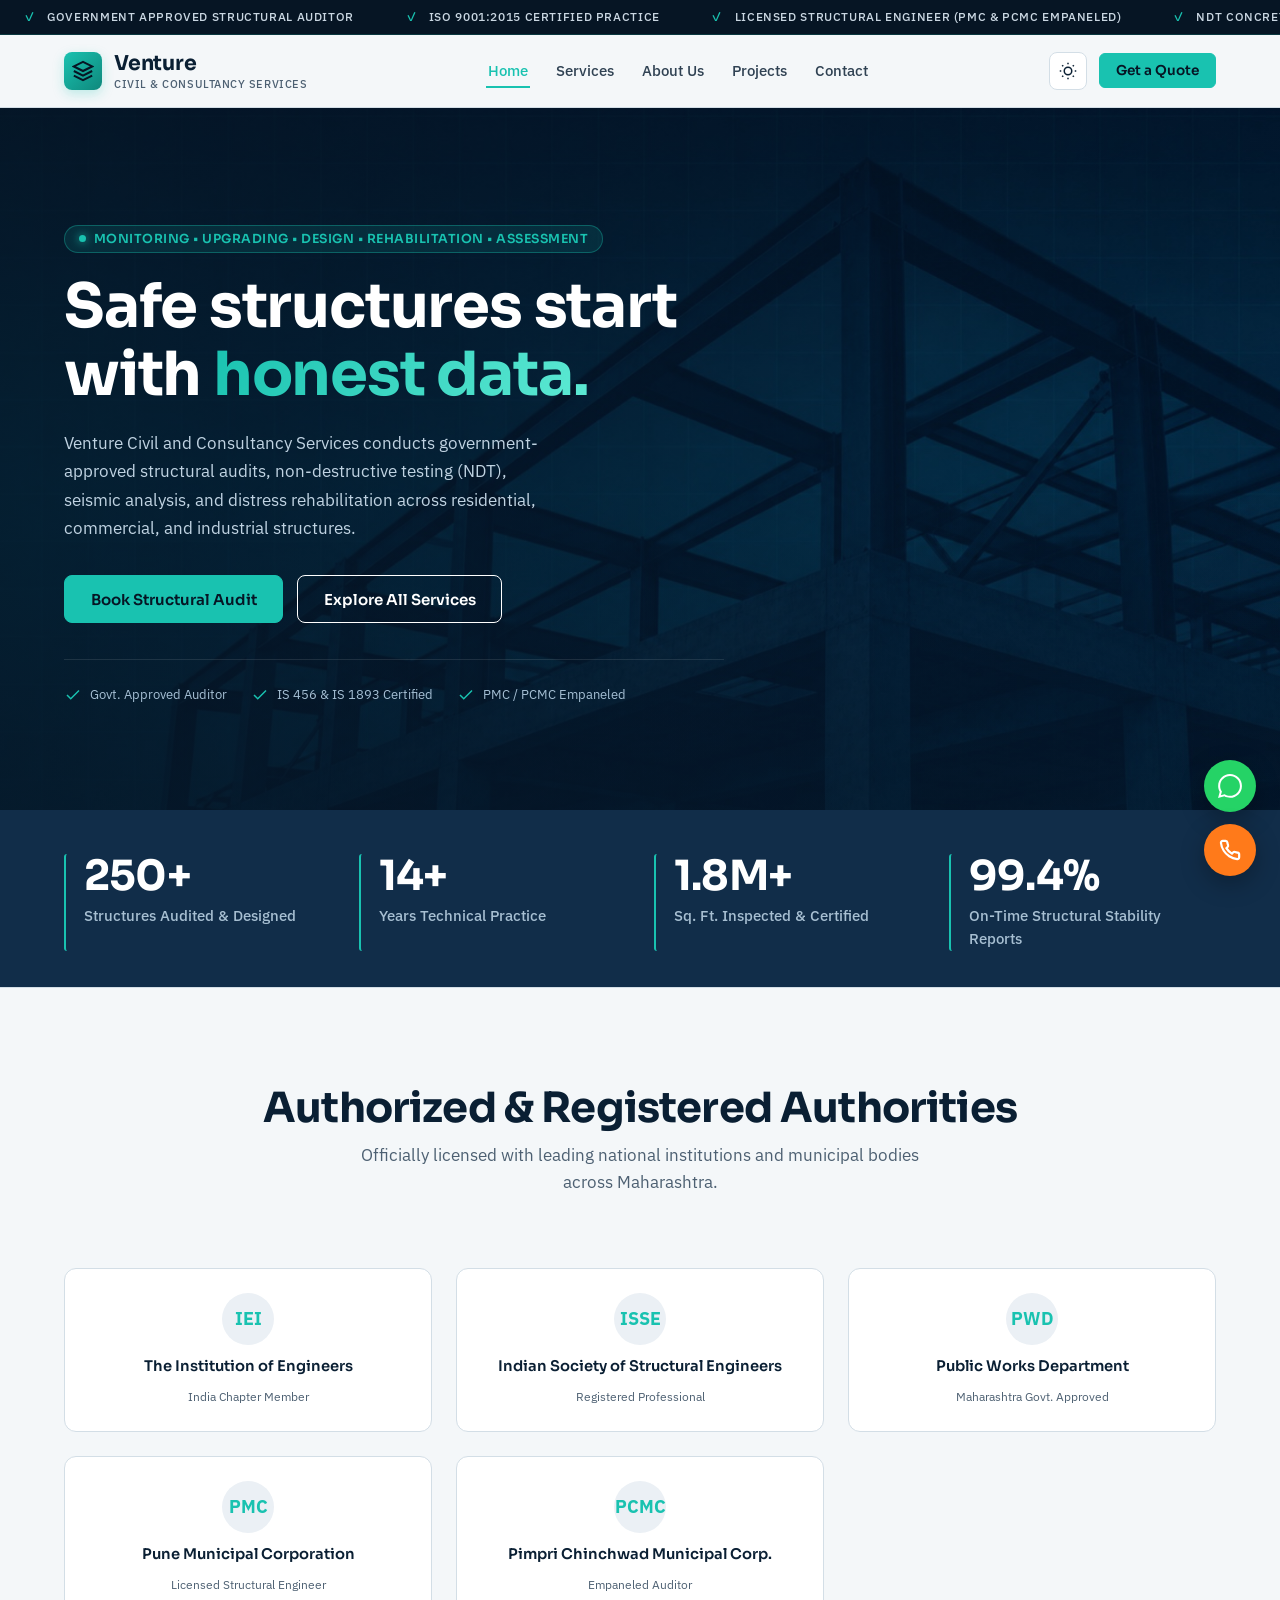
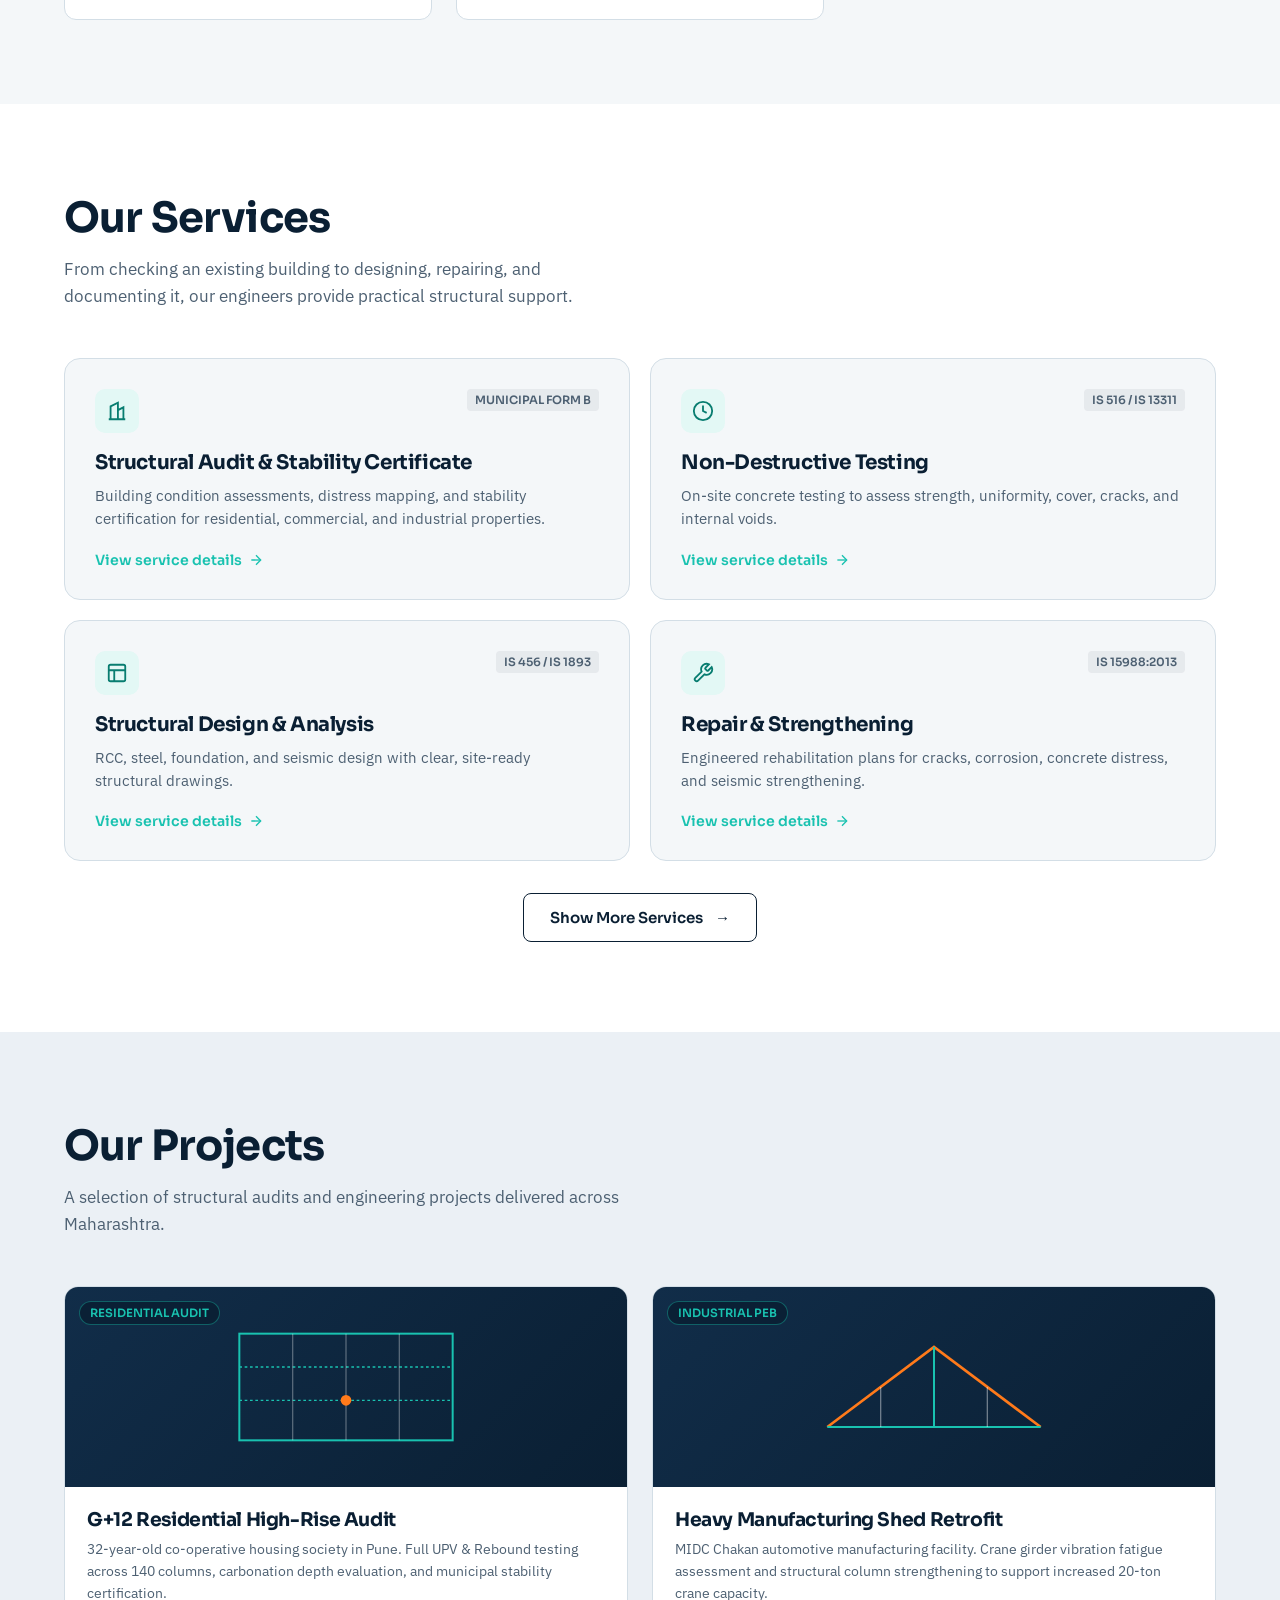
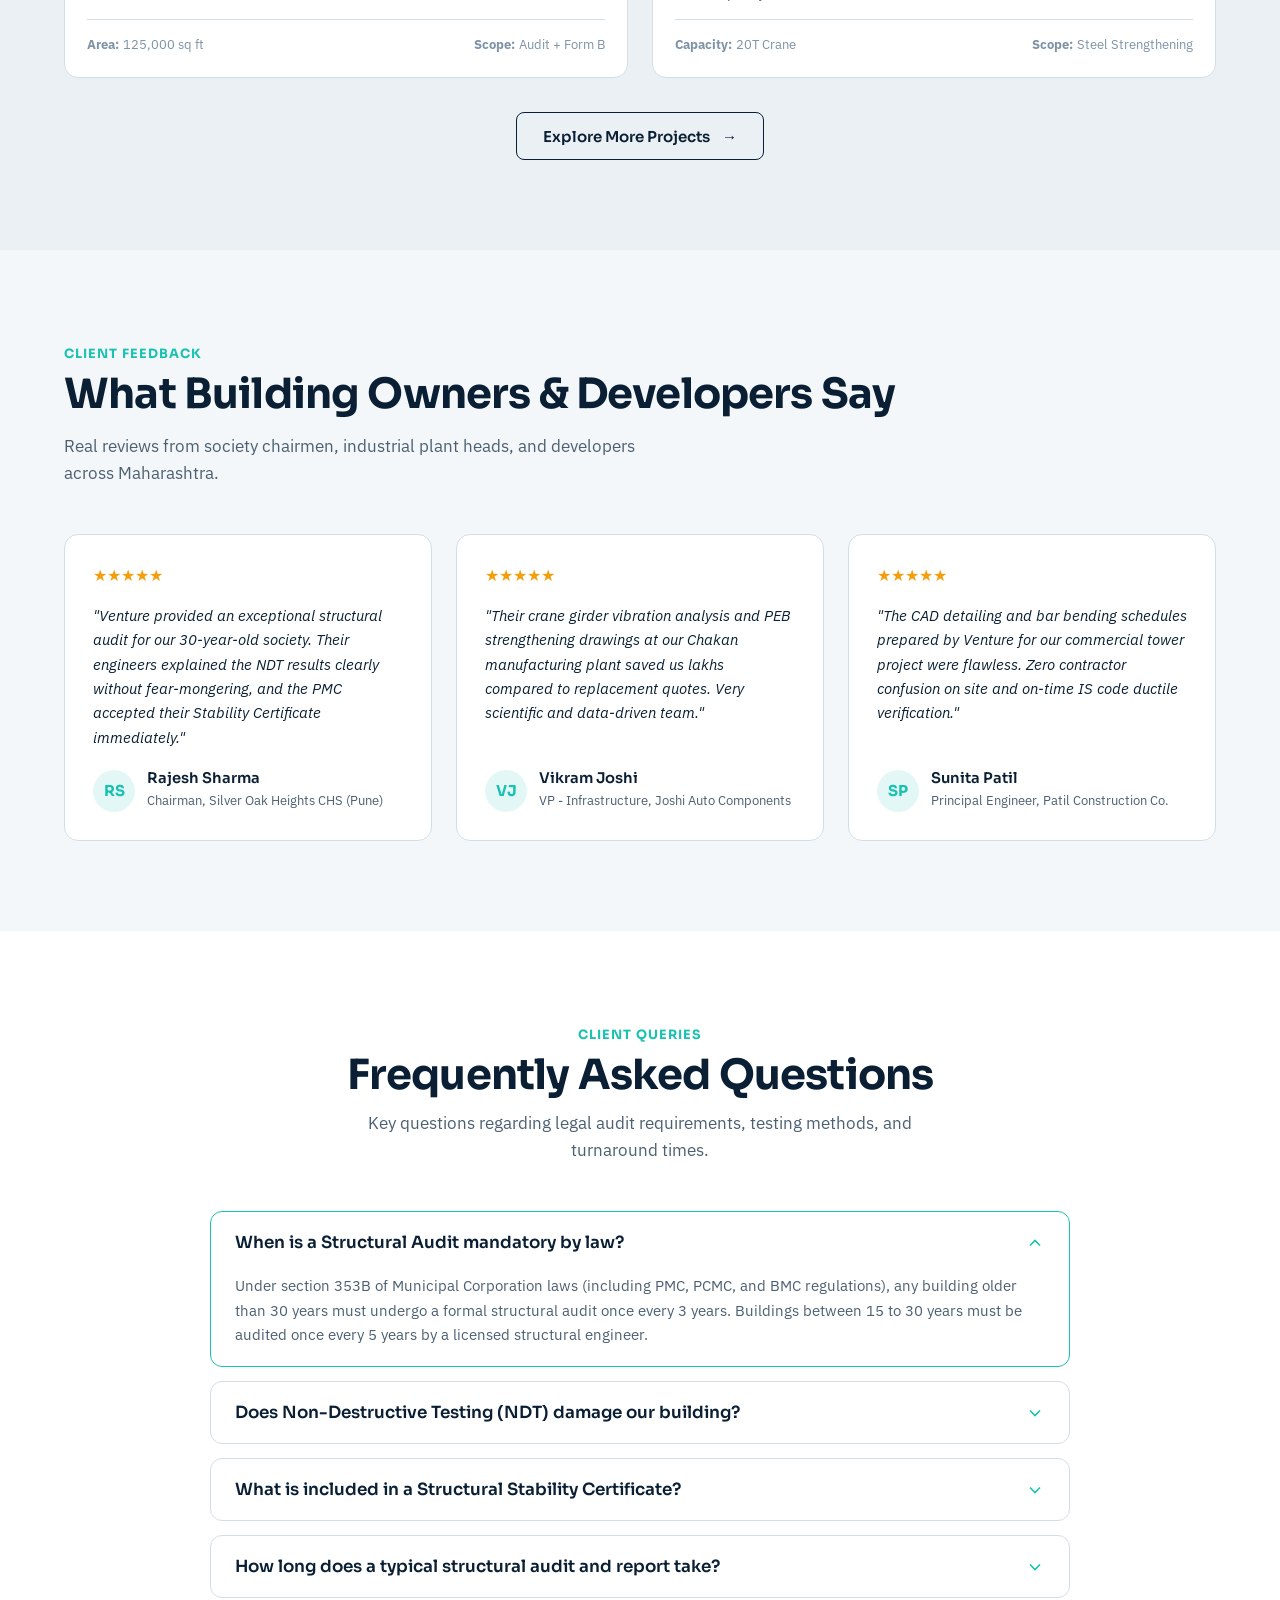
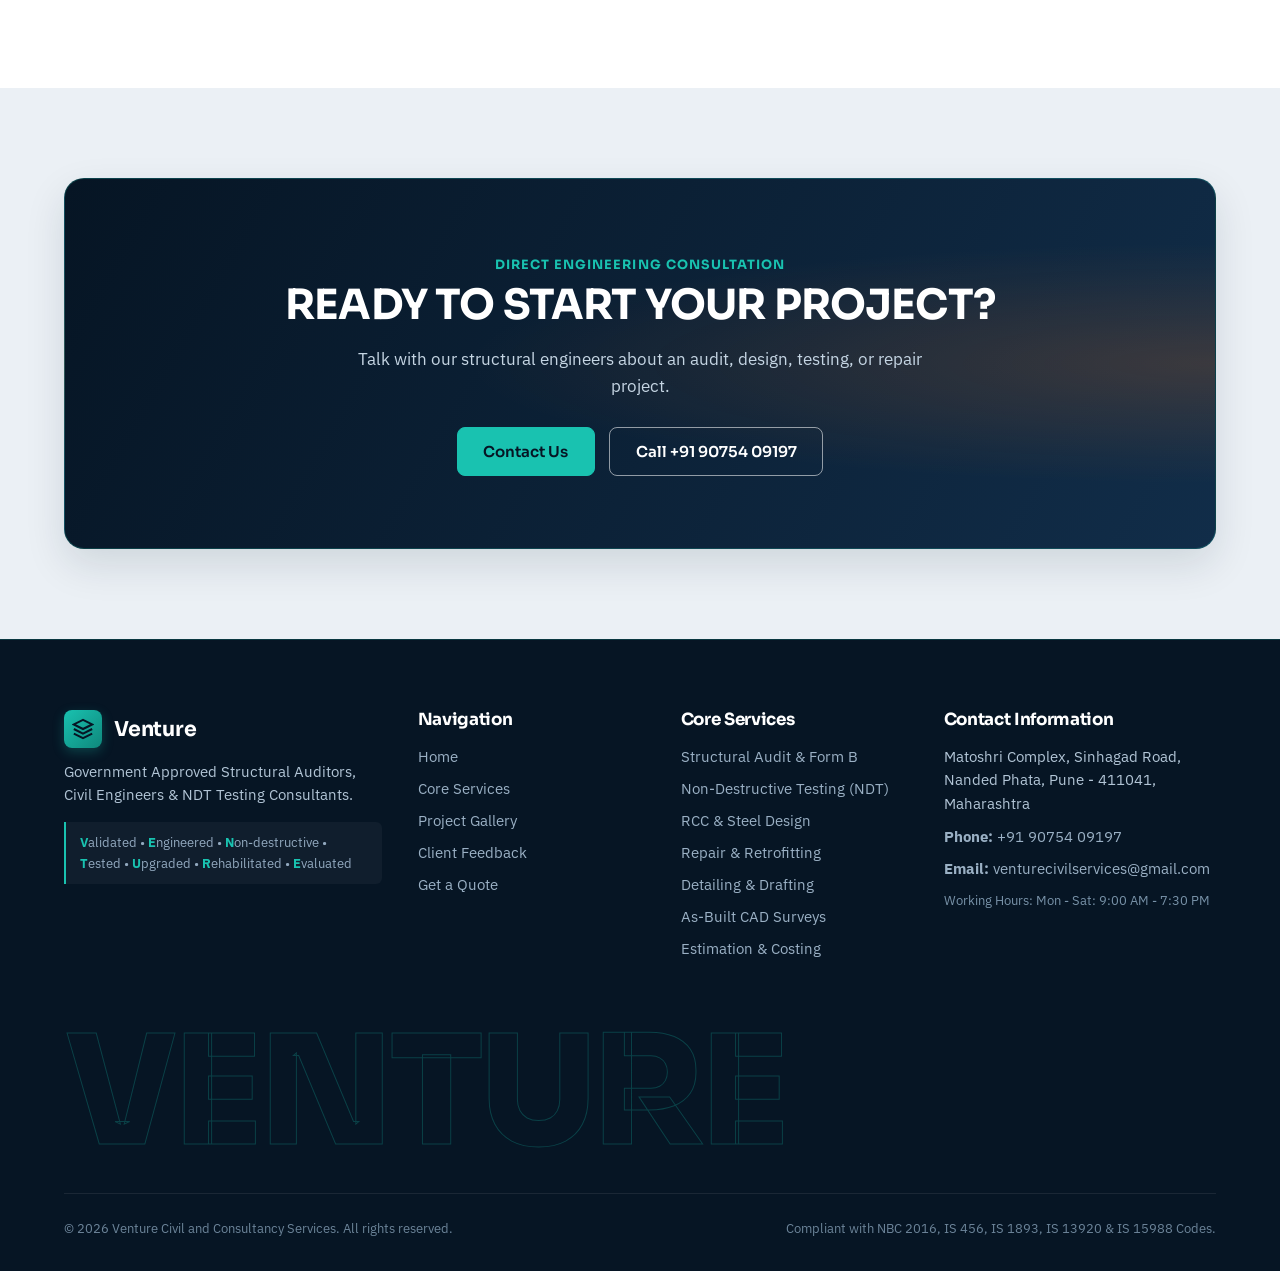
<file: index.html>
<!DOCTYPE html>
<html lang="en">
<head>
  <meta charset="utf-8">
  <meta name="viewport" content="width=device-width, initial-scale=1, viewport-fit=cover">
  <title>Venture Civil and Consultancy Services | Structural Audit, Design & NDT Testing</title>
  <meta name="description" content="Government Approved Structural Auditor & Consultancy Services. Specializing in Structural Audits, NDT Testing, Structural Design, Stability Certificates, and Retrofitting.">
  <script src="boot.js"></script>
  <link rel="preconnect" href="https://fonts.googleapis.com">
  <link rel="preconnect" href="https://fonts.gstatic.com" crossorigin>
  <link href="https://fonts.googleapis.com/css2?family=IBM+Plex+Sans:ital,wght@0,300;0,400;0,500;0,600;1,400&family=Sora:wght@400;500;600;700;800&display=swap" rel="stylesheet">
  <link rel="stylesheet" href="styles.css">
</head>
<body>

  <div class="intro-screen" aria-hidden="true">
    <svg viewBox="0 0 1600 400" role="presentation" focusable="false">
      <text class="intro-word" x="800" y="290" text-anchor="middle">VENTURE</text>
    </svg>
  </div>

  <!-- Top Announcement Ticker -->
  <aside class="ribbon" aria-label="Accreditations">
    <div class="ribbon-track">
      <span><i>✓</i> GOVERNMENT APPROVED STRUCTURAL AUDITOR</span>
      <span><i>✓</i> ISO 9001:2015 CERTIFIED PRACTICE</span>
      <span><i>✓</i> LICENSED STRUCTURAL ENGINEER (PMC & PCMC EMPANELED)</span>
      <span><i>✓</i> NDT CONCRETE TESTING AS PER IS 516 & IS 13311</span>
      <span><i>✓</i> STABILITY CERTIFICATE ISSUANCE (FORM B)</span>
      <span><i>✓</i> SEISMIC RETROFITTING SPECIALISTS (IS 15988:2013)</span>
      <span><i>✓</i> GOVERNMENT APPROVED STRUCTURAL AUDITOR</span>
      <span><i>✓</i> ISO 9001:2015 CERTIFIED PRACTICE</span>
      <span><i>✓</i> LICENSED STRUCTURAL ENGINEER (PMC & PCMC EMPANELED)</span>
      <span><i>✓</i> NDT CONCRETE TESTING AS PER IS 516 & IS 13311</span>
    </div>
  </aside>

  <!-- Sticky Navigation Header -->
  <nav id="navbar">
    <div class="w">
      <a class="lg" href="#top">
        <div class="lg-icon">
          <svg viewBox="0 0 24 24"><polygon points="12 2 2 7 12 12 22 7 12 2"></polygon><polyline points="2 17 12 22 22 17"></polyline><polyline points="2 12 12 17 22 12"></polyline></svg>
        </div>
        <div>
          <span>Venture</span>
          <small>Civil & Consultancy Services</small>
        </div>
      </a>

      <ul>
        <li><a href="index.html#top" class="active">Home</a></li>
        <li><a href="services.html">Services</a></li>
        <li><a href="about.html">About Us</a></li>
        <li><a href="projects.html">Projects</a></li>
        <li><a href="contact.html">Contact</a></li>
      </ul>

      <div class="nav-actions">
        <button class="theme-btn" id="themeToggle" aria-label="Toggle Dark / Light theme">
          <svg id="themeIcon" viewBox="0 0 24 24"><circle cx="12" cy="12" r="5"></circle><line x1="12" y1="1" x2="12" y2="3"></line><line x1="12" y1="21" x2="12" y2="23"></line><line x1="4.22" y1="4.22" x2="5.64" y2="5.64"></line><line x1="18.36" y1="18.36" x2="19.78" y2="19.78"></line><line x1="1" y1="12" x2="3" y2="12"></line><line x1="21" y1="12" x2="23" y2="12"></line><line x1="4.22" y1="19.78" x2="5.64" y2="18.36"></line><line x1="18.36" y1="5.64" x2="19.78" y2="4.22"></line></svg>
        </button>
        <a class="b sm" href="contact.html">Get a Quote</a>
        <button class="m" id="mobileMenuBtn" aria-expanded="false" aria-label="Toggle Navigation">Menu</button>
      </div>
    </div>
  </nav>

  <!-- Hero Section -->
  <header class="h" id="top">
    <div class="w">
      <div>
        <div class="tagline-pill">
          <span></span> Monitoring • Upgrading • Design • Rehabilitation • Assessment
        </div>
        <h1>Safe structures start with <em>honest data.</em></h1>
        <p>Venture Civil and Consultancy Services conducts government-approved structural audits, non-destructive testing (NDT), seismic analysis, and distress rehabilitation across residential, commercial, and industrial structures.</p>

        <div class="bt">
          <a class="b" href="contact.html">Book Structural Audit</a>
          <a class="b o" href="services.html">Explore All Services</a>
        </div>
        <div class="hero-badges">
          <div class="hb-item">
            <svg viewBox="0 0 24 24" fill="none" stroke="currentColor" stroke-width="2"><polyline points="20 6 9 17 4 12"></polyline></svg>
            <span>Govt. Approved Auditor</span>
          </div>
          <div class="hb-item">
            <svg viewBox="0 0 24 24" fill="none" stroke="currentColor" stroke-width="2"><polyline points="20 6 9 17 4 12"></polyline></svg>
            <span>IS 456 & IS 1893 Certified</span>
          </div>
          <div class="hb-item">
            <svg viewBox="0 0 24 24" fill="none" stroke="currentColor" stroke-width="2"><polyline points="20 6 9 17 4 12"></polyline></svg>
            <span>PMC / PCMC Empaneled</span>
          </div>
        </div>
      </div>

    </div>
  </header>

  <!-- Key Statistics Bar -->
  <section class="st" aria-label="Key Performance Statistics">
    <div class="w g4">
      <div class="st-item">
        <b data-n="250" data-x="+">250+</b>
        <span>Structures Audited & Designed</span>
      </div>
      <div class="st-item">
        <b data-n="14" data-x="+">14+</b>
        <span>Years Technical Practice</span>
      </div>
      <div class="st-item">
        <b data-n="1.8" data-d="1" data-x="M+">1.8M+</b>
        <span>Sq. Ft. Inspected & Certified</span>
      </div>
      <div class="st-item">
        <b data-n="99.4" data-d="1" data-x="%">99.4%</b>
        <span>On-Time Structural Stability Reports</span>
      </div>
    </div>
  </section>

  <!-- Authorized & Registered Section -->
  <section class="sc reg-section">
    <div class="w">
      <div class="sc-header reg-header">
        <h2 class="reg-heading">Authorized &amp; Registered Authorities</h2>
        <p class="lead">Officially licensed with leading national institutions and municipal bodies across Maharashtra.</p>
      </div>

      <div class="reg-grid">
        <div class="reg-card">
          <div class="reg-icon">IEI</div>
          <b>The Institution of Engineers</b>
          <span>India Chapter Member</span>
        </div>
        <div class="reg-card">
          <div class="reg-icon">ISSE</div>
          <b>Indian Society of Structural Engineers</b>
          <span>Registered Professional</span>
        </div>
        <div class="reg-card">
          <div class="reg-icon">PWD</div>
          <b>Public Works Department</b>
          <span>Maharashtra Govt. Approved</span>
        </div>
        <div class="reg-card">
          <div class="reg-icon">PMC</div>
          <b>Pune Municipal Corporation</b>
          <span>Licensed Structural Engineer</span>
        </div>
        <div class="reg-card">
          <div class="reg-icon">PCMC</div>
          <b>Pimpri Chinchwad Municipal Corp.</b>
          <span>Empaneled Auditor</span>
        </div>
      </div>
    </div>
  </section>

  <!-- Services Preview -->
  <section class="sc alt" id="services">
    <div class="w">
      <div class="sc-header">
        <h2>Our Services</h2>
        <p class="lead">From checking an existing building to designing, repairing, and documenting it, our engineers provide practical structural support.</p>
      </div>

      <div class="bn">
        <div class="t" onclick="openServiceModal('audit')">
          <div>
            <div class="t-head">
              <div class="t-icon">
                <svg viewBox="0 0 24 24"><path d="M3 21h18M5 21V7l8-4v18M13 11l6-3v13"></path></svg>
              </div>
              <span class="t-code">MUNICIPAL FORM B</span>
            </div>
            <h3>Structural Audit & Stability Certificate</h3>
            <p>Building condition assessments, distress mapping, and stability certification for residential, commercial, and industrial properties.</p>
          </div>
          <span class="t-link">View service details <svg viewBox="0 0 24 24" fill="none" stroke="currentColor" stroke-width="2"><line x1="5" y1="12" x2="19" y2="12"></line><polyline points="12 5 19 12 12 19"></polyline></svg></span>
        </div>

        <div class="t" onclick="openServiceModal('ndt')">
          <div>
            <div class="t-head">
              <div class="t-icon"><svg viewBox="0 0 24 24"><circle cx="12" cy="12" r="10"></circle><polyline points="12 6 12 12 16 14"></polyline></svg></div>
              <span class="t-code">IS 516 / IS 13311</span>
            </div>
            <h3>Non-Destructive Testing</h3>
            <p>On-site concrete testing to assess strength, uniformity, cover, cracks, and internal voids.</p>
          </div>
          <span class="t-link">View service details <svg viewBox="0 0 24 24" fill="none" stroke="currentColor" stroke-width="2"><line x1="5" y1="12" x2="19" y2="12"></line><polyline points="12 5 19 12 12 19"></polyline></svg></span>
        </div>

        <div class="t" onclick="openServiceModal('design')">
          <div>
            <div class="t-head">
              <div class="t-icon"><svg viewBox="0 0 24 24"><rect x="3" y="3" width="18" height="18" rx="2" ry="2"></rect><line x1="3" y1="9" x2="21" y2="9"></line><line x1="9" y1="21" x2="9" y2="9"></line></svg></div>
              <span class="t-code">IS 456 / IS 1893</span>
            </div>
            <h3>Structural Design & Analysis</h3>
            <p>RCC, steel, foundation, and seismic design with clear, site-ready structural drawings.</p>
          </div>
          <span class="t-link">View service details <svg viewBox="0 0 24 24" fill="none" stroke="currentColor" stroke-width="2"><line x1="5" y1="12" x2="19" y2="12"></line><polyline points="12 5 19 12 12 19"></polyline></svg></span>
        </div>

        <div class="t" onclick="openServiceModal('repair')">
          <div>
            <div class="t-head">
              <div class="t-icon"><svg viewBox="0 0 24 24"><path d="M14.7 6.3a1 1 0 0 0 0 1.4l1.6 1.6a1 1 0 0 0 1.4 0l3.77-3.77a6 6 0 0 1-7.94 7.94l-6.91 6.91a2.12 2.12 0 0 1-3-3l6.91-6.91a6 6 0 0 1 7.94-7.94l-3.76 3.76z"></path></svg></div>
              <span class="t-code">IS 15988:2013</span>
            </div>
            <h3>Repair & Strengthening</h3>
            <p>Engineered rehabilitation plans for cracks, corrosion, concrete distress, and seismic strengthening.</p>
          </div>
          <span class="t-link">View service details <svg viewBox="0 0 24 24" fill="none" stroke="currentColor" stroke-width="2"><line x1="5" y1="12" x2="19" y2="12"></line><polyline points="12 5 19 12 12 19"></polyline></svg></span>
        </div>
      </div>

      <div class="services-more">
        <a class="b o" href="services.html">Show More Services <span aria-hidden="true">→</span></a>
      </div>
    </div>
  </section>

  <!-- Project Preview -->
  <section class="sc project-preview-section" id="projects">
    <div class="w">
      <div class="sc-header">
        <h2>Our Projects</h2>
        <p class="lead">A selection of structural audits and engineering projects delivered across Maharashtra.</p>
      </div>
      <div class="project-grid project-preview-grid">
        <!-- Project 1 -->
        <div class="p-card" data-cat="audit">
          <div class="p-thumb">
            <span class="p-badge">Residential Audit</span>
            <svg viewBox="0 0 200 120">
              <rect x="20" y="20" width="160" height="80" fill="none" stroke="#19C2B0" stroke-width="1.5"/>
              <line x1="20" y1="45" x2="180" y2="45" stroke="#19C2B0" stroke-dasharray="2,2"/>
              <line x1="20" y1="70" x2="180" y2="70" stroke="#19C2B0" stroke-dasharray="2,2"/>
              <line x1="60" y1="20" x2="60" y2="100" stroke="#fff" stroke-opacity="0.3"/>
              <line x1="100" y1="20" x2="100" y2="100" stroke="#fff" stroke-opacity="0.3"/>
              <line x1="140" y1="20" x2="140" y2="100" stroke="#fff" stroke-opacity="0.3"/>
              <circle cx="100" cy="70" r="4" fill="#FF7A1A"/>
            </svg>
          </div>
          <div class="p-body">
            <h3>G+12 Residential High-Rise Audit</h3>
            <p>32-year-old co-operative housing society in Pune. Full UPV & Rebound testing across 140 columns, carbonation depth evaluation, and municipal stability certification.</p>
            <div class="p-meta">
              <span><b>Area:</b> 125,000 sq ft</span>
              <span><b>Scope:</b> Audit + Form B</span>
            </div>
          </div>
        </div>
        <!-- Project 2 -->
        <div class="p-card" data-cat="industrial">
          <div class="p-thumb">
            <span class="p-badge">Industrial PEB</span>
            <svg viewBox="0 0 200 120">
              <path d="M20 90L100 30L180 90" fill="none" stroke="#FF7A1A" stroke-width="2"/>
              <line x1="20" y1="90" x2="180" y2="90" stroke="#19C2B0" stroke-width="1.5"/>
              <line x1="60" y1="60" x2="60" y2="90" stroke="#fff" stroke-opacity="0.4"/>
              <line x1="100" y1="30" x2="100" y2="90" stroke="#19C2B0" stroke-width="1.5"/>
              <line x1="140" y1="60" x2="140" y2="90" stroke="#fff" stroke-opacity="0.4"/>
            </svg>
          </div>
          <div class="p-body">
            <h3>Heavy Manufacturing Shed Retrofit</h3>
            <p>MIDC Chakan automotive manufacturing facility. Crane girder vibration fatigue assessment and structural column strengthening to support increased 20-ton crane capacity.</p>
            <div class="p-meta">
              <span><b>Capacity:</b> 20T Crane</span>
              <span><b>Scope:</b> Steel Strengthening</span>
            </div>
          </div>
        </div>
      </div>
      <div class="projects-more">
        <a class="b o" href="projects.html">Explore More Projects <span aria-hidden="true">→</span></a>
      </div>
    </div>
  </section>

  <!-- Client Testimonials & Feedback -->
  <section class="sc" id="testimonials">
    <div class="w">
      <div class="sc-header">
        <span class="eyebrow">Client Feedback</span>
        <h2>What Building Owners & Developers Say</h2>
        <p class="lead">Real reviews from society chairmen, industrial plant heads, and developers across Maharashtra.</p>
      </div>

      <div class="fb-grid">
        <div class="fb-card">
          <div class="fb-stars">★★★★★</div>
          <p class="fb-quote">"Venture provided an exceptional structural audit for our 30-year-old society. Their engineers explained the NDT results clearly without fear-mongering, and the PMC accepted their Stability Certificate immediately."</p>
          <div class="fb-author">
            <div class="fb-avatar">RS</div>
            <div class="fb-info">
              <b>Rajesh Sharma</b>
              <span>Chairman, Silver Oak Heights CHS (Pune)</span>
            </div>
          </div>
        </div>

        <div class="fb-card">
          <div class="fb-stars">★★★★★</div>
          <p class="fb-quote">"Their crane girder vibration analysis and PEB strengthening drawings at our Chakan manufacturing plant saved us lakhs compared to replacement quotes. Very scientific and data-driven team."</p>
          <div class="fb-author">
            <div class="fb-avatar">VJ</div>
            <div class="fb-info">
              <b>Vikram Joshi</b>
              <span>VP - Infrastructure, Joshi Auto Components</span>
            </div>
          </div>
        </div>

        <div class="fb-card">
          <div class="fb-stars">★★★★★</div>
          <p class="fb-quote">"The CAD detailing and bar bending schedules prepared by Venture for our commercial tower project were flawless. Zero contractor confusion on site and on-time IS code ductile verification."</p>
          <div class="fb-author">
            <div class="fb-avatar">SP</div>
            <div class="fb-info">
              <b>Sunita Patil</b>
              <span>Principal Engineer, Patil Construction Co.</span>
            </div>
          </div>
        </div>
      </div>
    </div>
  </section>

  <!-- Frequently Asked Questions -->
  <section class="sc alt" id="faq">
    <div class="w">
      <div class="sc-header" style="text-align: center;">
        <span class="eyebrow">Client Queries</span>
        <h2 style="margin: 0 auto;">Frequently Asked Questions</h2>
        <p class="lead" style="margin: 10px auto 0;">Key questions regarding legal audit requirements, testing methods, and turnaround times.</p>
      </div>

      <div class="faq-list">
        <div class="faq-item active">
          <div class="faq-q">
            <span>When is a Structural Audit mandatory by law?</span>
            <svg viewBox="0 0 24 24" fill="none" stroke="currentColor" stroke-width="2"><polyline points="6 9 12 15 18 9"></polyline></svg>
          </div>
          <div class="faq-a">
            Under section 353B of Municipal Corporation laws (including PMC, PCMC, and BMC regulations), any building older than 30 years must undergo a formal structural audit once every 3 years. Buildings between 15 to 30 years must be audited once every 5 years by a licensed structural engineer.
          </div>
        </div>

        <div class="faq-item">
          <div class="faq-q">
            <span>Does Non-Destructive Testing (NDT) damage our building?</span>
            <svg viewBox="0 0 24 24" fill="none" stroke="currentColor" stroke-width="2"><polyline points="6 9 12 15 18 9"></polyline></svg>
          </div>
          <div class="faq-a">
            No. Non-Destructive Tests (such as Rebound Hammer and Ultrasonic Pulse Velocity) operate on surface reflection and sound wave travel through concrete. They cause zero structural damage or cosmetic harm to your building.
          </div>
        </div>

        <div class="faq-item">
          <div class="faq-q">
            <span>What is included in a Structural Stability Certificate?</span>
            <svg viewBox="0 0 24 24" fill="none" stroke="currentColor" stroke-width="2"><polyline points="6 9 12 15 18 9"></polyline></svg>
          </div>
          <div class="faq-a">
            The dossier includes the statutory Form B signed by our empaneled structural engineer, complete NDT lab results, distress mapping photos, load-carrying capacity evaluations, and a prioritized repair methodology with bill of quantities (BOQ).
          </div>
        </div>

        <div class="faq-item">
          <div class="faq-q">
            <span>How long does a typical structural audit and report take?</span>
            <svg viewBox="0 0 24 24" fill="none" stroke="currentColor" stroke-width="2"><polyline points="6 9 12 15 18 9"></polyline></svg>
          </div>
          <div class="faq-a">
            The on-site field testing and visual inspection typically take 1 to 2 days depending on the built-up area. The complete analytical report and Stability Certificate are delivered within 5 to 7 business days.
          </div>
        </div>
      </div>
    </div>
  </section>

  <!-- Homepage Contact Callout -->
  <section class="sc home-cta-section">
    <div class="w">
      <div class="home-cta-card">
        <span class="eyebrow">Direct Engineering Consultation</span>
        <h2>Ready to start your project?</h2>
        <p>Talk with our structural engineers about an audit, design, testing, or repair project.</p>
        <div class="home-cta-actions">
          <a class="b" href="contact.html">Contact Us</a>
          <a class="b o home-cta-call" href="tel:+919075409197">Call +91 90754 09197</a>
        </div>
      </div>
    </div>
  </section>

  <!-- Service Detail Interactive Modal -->
  <div class="modal-overlay" id="serviceModal" onclick="closeServiceModal(event)">
    <div class="modal-box" onclick="event.stopPropagation()">
      <button class="modal-close" onclick="closeServiceModal()">&times;</button>
      <div id="modalContent">
        <!-- Injected via JavaScript -->
      </div>
    </div>
  </div>

  <!-- Floating Quick-Action Bar -->
  <aside class="fab-bar">
    <a href="https://wa.me/919075409197?text=Hello%20Venture%20Civil%20Services,%20I%20would%20like%20to%20inquire%20about%20a%20structural%20audit." target="_blank" rel="noopener" class="fab-btn wa" aria-label="Chat on WhatsApp">
      <span class="fab-tooltip">Chat with Engineer</span>
      <svg width="24" height="24" viewBox="0 0 24 24" fill="currentColor"><path d="M.057 24l1.687-6.163c-1.041-1.804-1.588-3.849-1.587-5.946.003-6.556 5.338-11.891 11.893-11.891 3.181.001 6.167 1.24 8.413 3.488 2.245 2.248 3.481 5.236 3.48 8.414-.003 6.557-5.338 11.892-11.893 11.892-1.99-.001-3.951-.5-5.688-1.448l-6.305 1.654zm6.597-3.807c1.676.995 3.276 1.591 5.392 1.592 5.448 0 9.886-4.434 9.889-9.885.002-5.462-4.415-9.89-9.881-9.892-5.452 0-9.887 4.434-9.889 9.884-.001 2.225.651 3.891 1.746 5.634l-.999 3.648 3.742-.981z"/></svg>
    </a>
    <a href="tel:+919075409197" class="fab-btn ph" aria-label="Call Direct">
      <span class="fab-tooltip">Call +91 90754 09197</span>
      <svg width="22" height="22" viewBox="0 0 24 24" fill="none" stroke="currentColor" stroke-width="2.4"><path d="M22 16.92v3a2 2 0 0 1-2.18 2 19.79 19.79 0 0 1-8.63-3.07 19.5 19.5 0 0 1-6-6 19.79 19.79 0 0 1-3.07-8.67A2 2 0 0 1 4.11 2h3a2 2 0 0 1 2 1.72 12.84 12.84 0 0 0 .7 2.81 2 2 0 0 1-.45 2.11L8.09 9.91a16 16 0 0 0 6 6l1.27-1.27a2 2 0 0 1 2.11-.45 12.84 12.84 0 0 0 2.81.7A2 2 0 0 1 22 16.92z"></path></svg>
    </a>
  </aside>

  <!-- Footer -->
  <footer>
    <div class="w">
      <div class="fg">
        <div>
          <div class="lg" style="color: #fff; margin-bottom: 12px;">
            <div class="lg-icon"><svg viewBox="0 0 24 24"><polygon points="12 2 2 7 12 12 22 7 12 2"></polygon><polyline points="2 17 12 22 22 17"></polyline><polyline points="2 12 12 17 22 12"></polyline></svg></div>
            <span>Venture</span>
          </div>
          <p>Government Approved Structural Auditors, Civil Engineers & NDT Testing Consultants.</p>
          
          <div class="acronym-box">
            <b>V</b>alidated • <b>E</b>ngineered • <b>N</b>on-destructive • <b>T</b>ested • <b>U</b>pgraded • <b>R</b>ehabilitated • <b>E</b>valuated
          </div>
        </div>

        <div>
          <h4>Navigation</h4>
          <a href="#top">Home</a>
          <a href="#services">Core Services</a>
          <a href="projects.html">Project Gallery</a>
          <a href="#testimonials">Client Feedback</a>
          <a href="contact.html">Get a Quote</a>
        </div>

        <div>
          <h4>Core Services</h4>
          <a href="services.html#service-audit">Structural Audit & Form B</a>
          <a href="services.html#service-ndt">Non-Destructive Testing (NDT)</a>
          <a href="services.html#service-design">RCC & Steel Design</a>
          <a href="services.html#service-repair">Repair & Retrofitting</a>
          <a href="services.html#service-drafting">Detailing & Drafting</a>
          <a href="services.html#service-asbuilt">As-Built CAD Surveys</a>
          <a href="services.html#service-costing">Estimation & Costing</a>
        </div>

        <div>
          <h4>Contact Information</h4>
          <p>Matoshri Complex, Sinhagad Road, Nanded Phata, Pune - 411041, Maharashtra</p>
          <a href="tel:+919075409197"><strong>Phone:</strong> +91 90754 09197</a>
          <a href="mailto:venturecivilservices@gmail.com"><strong>Email:</strong> venturecivilservices@gmail.com</a>
          <p style="margin-top: 10px; font-size: 0.82rem; color: #7892A8;">Working Hours: Mon - Sat: 9:00 AM - 7:30 PM</p>
        </div>
      </div>

      <div class="wm" aria-hidden="true">VENTURE</div>

      <div class="cp-row">
        <div>© 2026 Venture Civil and Consultancy Services. All rights reserved.</div>
        <div>Compliant with NBC 2016, IS 456, IS 1893, IS 13920 & IS 15988 Codes.</div>
      </div>
    </div>
  </footer>

  <!-- Scripts -->
  <script src="script.js"></script>
</body>
</html>
</file>
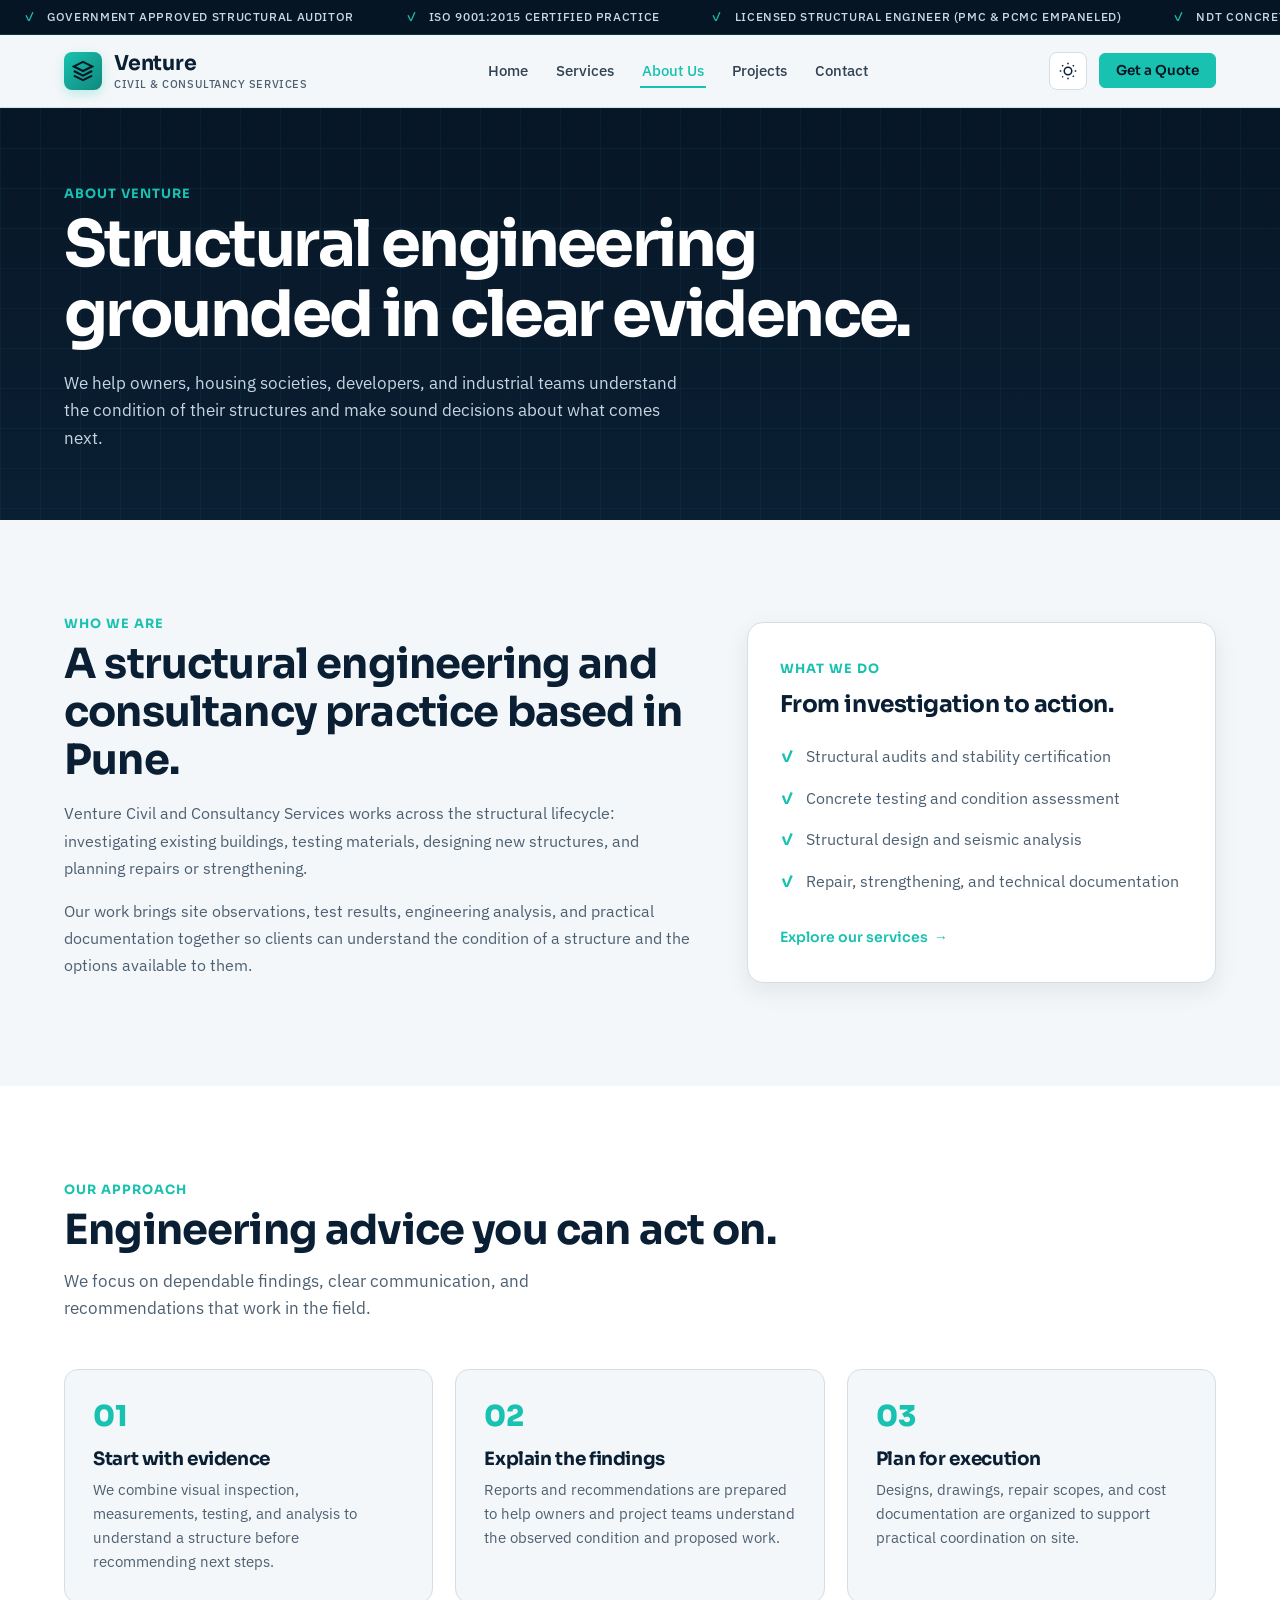
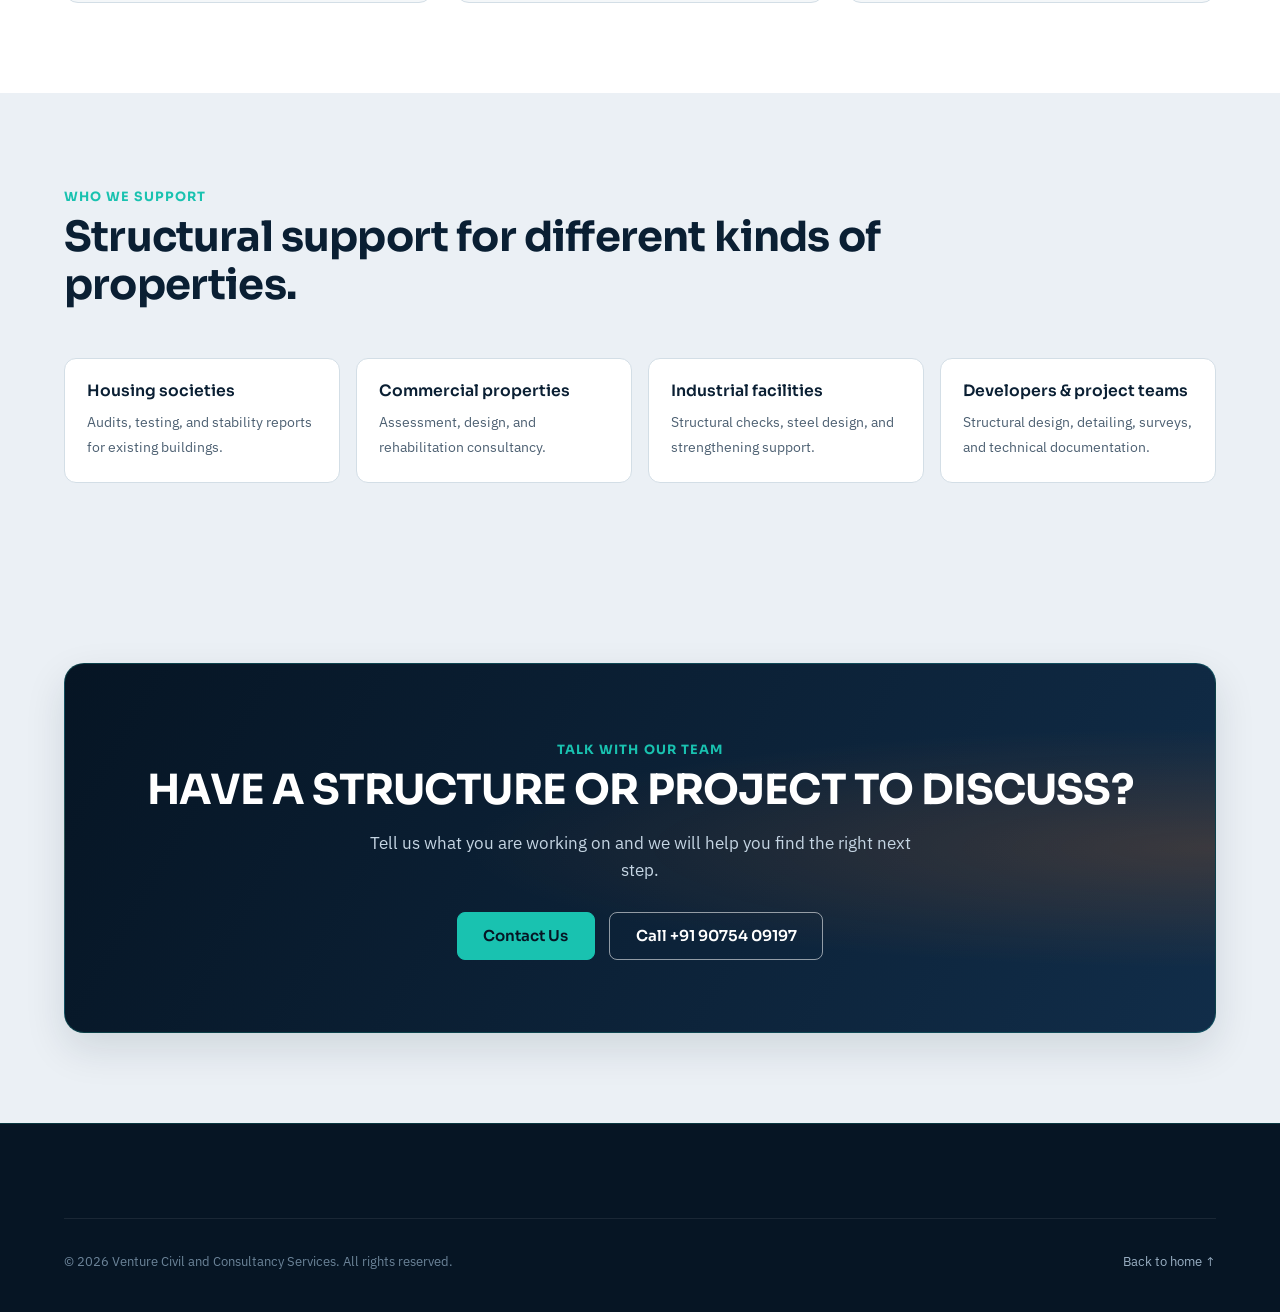
<file: about.html>
<!DOCTYPE html>
<html lang="en">
<head>
  <meta charset="utf-8">
  <meta name="viewport" content="width=device-width, initial-scale=1, viewport-fit=cover">
  <title>About Venture Civil and Consultancy Services</title>
  <meta name="description" content="Learn about Venture Civil and Consultancy Services, our structural engineering approach, and the clients we support across Pune and Maharashtra.">
  <script src="boot.js"></script>
  <link rel="preconnect" href="https://fonts.googleapis.com">
  <link rel="preconnect" href="https://fonts.gstatic.com" crossorigin>
  <link href="https://fonts.googleapis.com/css2?family=IBM+Plex+Sans:ital,wght@0,300;0,400;0,500;0,600;1,400&family=Sora:wght@400;500;600;700;800&display=swap" rel="stylesheet">
  <link rel="stylesheet" href="styles.css">
</head>
<body>
  <div class="intro-screen" aria-hidden="true">
    <svg viewBox="0 0 1600 400" role="presentation" focusable="false">
      <text class="intro-word" x="800" y="290" text-anchor="middle">ABOUT US</text>
    </svg>
  </div>
  <aside class="ribbon" aria-label="Accreditations">
    <div class="ribbon-track">
      <span><i>✓</i> GOVERNMENT APPROVED STRUCTURAL AUDITOR</span>
      <span><i>✓</i> ISO 9001:2015 CERTIFIED PRACTICE</span>
      <span><i>✓</i> LICENSED STRUCTURAL ENGINEER (PMC & PCMC EMPANELED)</span>
      <span><i>✓</i> NDT CONCRETE TESTING AS PER IS 516 & IS 13311</span>
      <span><i>✓</i> STABILITY CERTIFICATE ISSUANCE (FORM B)</span>
      <span><i>✓</i> SEISMIC RETROFITTING SPECIALISTS (IS 15988:2013)</span>
      <span><i>✓</i> GOVERNMENT APPROVED STRUCTURAL AUDITOR</span>
      <span><i>✓</i> ISO 9001:2015 CERTIFIED PRACTICE</span>
      <span><i>✓</i> LICENSED STRUCTURAL ENGINEER (PMC & PCMC EMPANELED)</span>
      <span><i>✓</i> NDT CONCRETE TESTING AS PER IS 516 & IS 13311</span>
    </div>
  </aside>
  <nav id="navbar">
    <div class="w">
      <a class="lg" href="index.html#top">
        <div class="lg-icon"><svg viewBox="0 0 24 24"><polygon points="12 2 2 7 12 12 22 7 12 2"></polygon><polyline points="2 17 12 22 22 17"></polyline><polyline points="2 12 12 17 22 12"></polyline></svg></div>
        <div><span>Venture</span><small>Civil & Consultancy Services</small></div>
      </a>
      <ul>
        <li><a href="index.html#top">Home</a></li>
        <li><a href="services.html">Services</a></li>
        <li><a href="about.html" class="active">About Us</a></li>
        <li><a href="projects.html">Projects</a></li>
        <li><a href="contact.html">Contact</a></li>
      </ul>
      <div class="nav-actions">
        <button class="theme-btn" id="themeToggle" aria-label="Toggle Dark / Light theme">
          <svg id="themeIcon" viewBox="0 0 24 24"><circle cx="12" cy="12" r="5"></circle><line x1="12" y1="1" x2="12" y2="3"></line><line x1="12" y1="21" x2="12" y2="23"></line><line x1="4.22" y1="4.22" x2="5.64" y2="5.64"></line><line x1="18.36" y1="18.36" x2="19.78" y2="19.78"></line><line x1="1" y1="12" x2="3" y2="12"></line><line x1="21" y1="12" x2="23" y2="12"></line><line x1="4.22" y1="19.78" x2="5.64" y2="19.78"></line><line x1="18.36" y1="5.64" x2="19.78" y2="4.22"></line></svg>
        </button>
        <a class="b sm" href="contact.html">Get a Quote</a>
        <button class="m" id="mobileMenuBtn" aria-expanded="false" aria-label="Toggle Navigation">Menu</button>
      </div>
    </div>
  </nav>

  <header class="about-page-hero">
    <div class="w">
      <span class="eyebrow">About Venture</span>
      <h1>Structural engineering grounded in clear evidence.</h1>
      <p>We help owners, housing societies, developers, and industrial teams understand the condition of their structures and make sound decisions about what comes next.</p>
    </div>
  </header>

  <main>
    <section class="sc about-intro-section">
      <div class="w about-intro-grid">
        <div class="about-intro-copy">
          <span class="eyebrow">Who We Are</span>
          <h2>A structural engineering and consultancy practice based in Pune.</h2>
          <p>Venture Civil and Consultancy Services works across the structural lifecycle: investigating existing buildings, testing materials, designing new structures, and planning repairs or strengthening.</p>
          <p>Our work brings site observations, test results, engineering analysis, and practical documentation together so clients can understand the condition of a structure and the options available to them.</p>
        </div>
        <aside class="about-intro-card">
          <span class="eyebrow">What We Do</span>
          <h2>From investigation to action.</h2>
          <ul>
            <li>Structural audits and stability certification</li>
            <li>Concrete testing and condition assessment</li>
            <li>Structural design and seismic analysis</li>
            <li>Repair, strengthening, and technical documentation</li>
          </ul>
          <a class="t-link" href="services.html">Explore our services <span aria-hidden="true">→</span></a>
        </aside>
      </div>
    </section>

    <section class="sc alt">
      <div class="w">
        <div class="sc-header">
          <span class="eyebrow">Our Approach</span>
          <h2>Engineering advice you can act on.</h2>
          <p class="lead">We focus on dependable findings, clear communication, and recommendations that work in the field.</p>
        </div>
        <div class="about-pillar-grid">
          <article class="about-pillar">
            <span>01</span>
            <h3>Start with evidence</h3>
            <p>We combine visual inspection, measurements, testing, and analysis to understand a structure before recommending next steps.</p>
          </article>
          <article class="about-pillar">
            <span>02</span>
            <h3>Explain the findings</h3>
            <p>Reports and recommendations are prepared to help owners and project teams understand the observed condition and proposed work.</p>
          </article>
          <article class="about-pillar">
            <span>03</span>
            <h3>Plan for execution</h3>
            <p>Designs, drawings, repair scopes, and cost documentation are organized to support practical coordination on site.</p>
          </article>
        </div>
      </div>
    </section>

    <section class="sc about-audience-section">
      <div class="w">
        <div class="sc-header">
          <span class="eyebrow">Who We Support</span>
          <h2>Structural support for different kinds of properties.</h2>
        </div>
        <div class="about-audience-grid">
          <div class="about-audience-card"><b>Housing societies</b><span>Audits, testing, and stability reports for existing buildings.</span></div>
          <div class="about-audience-card"><b>Commercial properties</b><span>Assessment, design, and rehabilitation consultancy.</span></div>
          <div class="about-audience-card"><b>Industrial facilities</b><span>Structural checks, steel design, and strengthening support.</span></div>
          <div class="about-audience-card"><b>Developers & project teams</b><span>Structural design, detailing, surveys, and technical documentation.</span></div>
        </div>
      </div>
    </section>

    <section class="sc home-cta-section">
      <div class="w">
        <div class="home-cta-card">
          <span class="eyebrow">Talk with our team</span>
          <h2>Have a structure or project to discuss?</h2>
          <p>Tell us what you are working on and we will help you find the right next step.</p>
          <div class="home-cta-actions">
            <a class="b" href="contact.html">Contact Us</a>
            <a class="b o home-cta-call" href="tel:+919075409197">Call +91 90754 09197</a>
          </div>
        </div>
      </div>
    </section>
  </main>

  <footer>
    <div class="w">
      <div class="cp-row">
        <div>© 2026 Venture Civil and Consultancy Services. All rights reserved.</div>
        <a href="index.html#top">Back to home ↑</a>
      </div>
    </div>
  </footer>
  <script src="script.js"></script>
</body>
</html>
</file>
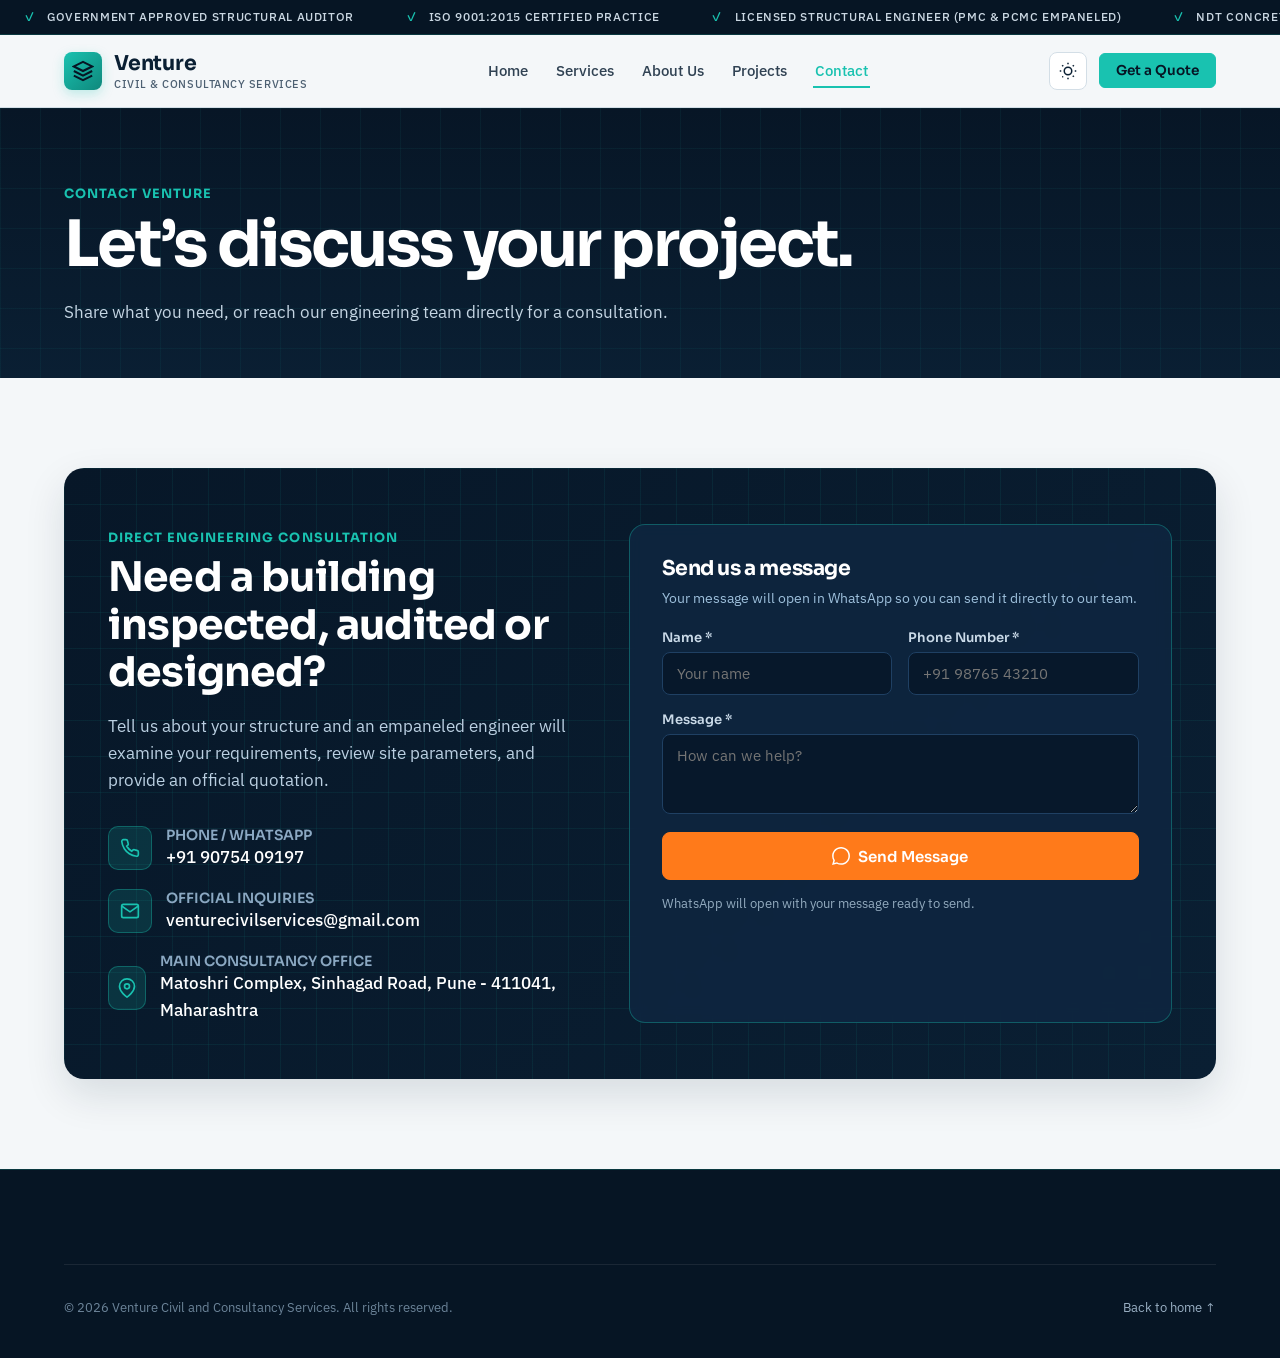
<file: contact.html>
<!DOCTYPE html>
<html lang="en">
<head>
  <meta charset="utf-8">
  <meta name="viewport" content="width=device-width, initial-scale=1, viewport-fit=cover">
  <title>Contact Venture Civil and Consultancy Services</title>
  <meta name="description" content="Contact Venture Civil and Consultancy Services for structural audits, NDT testing, design, repair, and stability certification in Pune and Maharashtra.">
  <script src="boot.js"></script>
  <link rel="preconnect" href="https://fonts.googleapis.com">
  <link rel="preconnect" href="https://fonts.gstatic.com" crossorigin>
  <link href="https://fonts.googleapis.com/css2?family=IBM+Plex+Sans:ital,wght@0,300;0,400;0,500;0,600;1,400&family=Sora:wght@400;500;600;700;800&display=swap" rel="stylesheet">
  <link rel="stylesheet" href="styles.css">
</head>
<body>
  <div class="intro-screen" aria-hidden="true">
    <svg viewBox="0 0 1600 400" role="presentation" focusable="false">
      <text class="intro-word" x="800" y="290" text-anchor="middle">CONTACT</text>
    </svg>
  </div>
  <aside class="ribbon" aria-label="Accreditations">
    <div class="ribbon-track">
      <span><i>✓</i> GOVERNMENT APPROVED STRUCTURAL AUDITOR</span>
      <span><i>✓</i> ISO 9001:2015 CERTIFIED PRACTICE</span>
      <span><i>✓</i> LICENSED STRUCTURAL ENGINEER (PMC & PCMC EMPANELED)</span>
      <span><i>✓</i> NDT CONCRETE TESTING AS PER IS 516 & IS 13311</span>
      <span><i>✓</i> STABILITY CERTIFICATE ISSUANCE (FORM B)</span>
      <span><i>✓</i> SEISMIC RETROFITTING SPECIALISTS (IS 15988:2013)</span>
      <span><i>✓</i> GOVERNMENT APPROVED STRUCTURAL AUDITOR</span>
      <span><i>✓</i> ISO 9001:2015 CERTIFIED PRACTICE</span>
      <span><i>✓</i> LICENSED STRUCTURAL ENGINEER (PMC & PCMC EMPANELED)</span>
      <span><i>✓</i> NDT CONCRETE TESTING AS PER IS 516 & IS 13311</span>
    </div>
  </aside>
  <nav id="navbar">
    <div class="w">
      <a class="lg" href="index.html#top">
        <div class="lg-icon"><svg viewBox="0 0 24 24"><polygon points="12 2 2 7 12 12 22 7 12 2"></polygon><polyline points="2 17 12 22 22 17"></polyline><polyline points="2 12 12 17 22 12"></polyline></svg></div>
        <div><span>Venture</span><small>Civil & Consultancy Services</small></div>
      </a>
      <ul>
        <li><a href="index.html#top">Home</a></li>
        <li><a href="services.html">Services</a></li>
        <li><a href="about.html">About Us</a></li>
        <li><a href="projects.html">Projects</a></li>
        <li><a href="#contact" class="active">Contact</a></li>
      </ul>
      <div class="nav-actions">
        <button class="theme-btn" id="themeToggle" aria-label="Toggle Dark / Light theme">
          <svg id="themeIcon" viewBox="0 0 24 24"><circle cx="12" cy="12" r="5"></circle><line x1="12" y1="1" x2="12" y2="3"></line><line x1="12" y1="21" x2="12" y2="23"></line><line x1="4.22" y1="4.22" x2="5.64" y2="5.64"></line><line x1="18.36" y1="18.36" x2="19.78" y2="19.78"></line><line x1="1" y1="12" x2="3" y2="12"></line><line x1="21" y1="12" x2="23" y2="12"></line><line x1="4.22" y1="19.78" x2="5.64" y2="19.78"></line><line x1="18.36" y1="5.64" x2="19.78" y2="4.22"></line></svg>
        </button>
        <a class="b sm" href="#contact">Get a Quote</a>
        <button class="m" id="mobileMenuBtn" aria-expanded="false" aria-label="Toggle Navigation">Menu</button>
      </div>
    </div>
  </nav>
  <header class="projects-page-hero contact-page-hero">
    <div class="w">
      <span class="eyebrow">Contact Venture</span>
      <h1>Let’s discuss your project.</h1>
      <p>Share what you need, or reach our engineering team directly for a consultation.</p>
    </div>
  </header>
  <!-- Interactive Contact & Inspection Quote Form -->
  <section class="sc" id="contact">
    <div class="w">
      <div class="contact-wrap">
        <div class="contact-layout">
          <div class="contact-info">
            <span class="eyebrow" style="color: var(--teal);">Direct Engineering Consultation</span>
            <h2>Need a building inspected, audited or designed?</h2>
            <p>Tell us about your structure and an empaneled engineer will examine your requirements, review site parameters, and provide an official quotation.</p>

            <div class="contact-direct">
              <div class="cd-item">
                <div class="cd-icon">
                  <svg width="20" height="20" viewBox="0 0 24 24" fill="none" stroke="currentColor" stroke-width="2"><path d="M22 16.92v3a2 2 0 0 1-2.18 2 19.79 19.79 0 0 1-8.63-3.07 19.5 19.5 0 0 1-6-6 19.79 19.79 0 0 1-3.07-8.67A2 2 0 0 1 4.11 2h3a2 2 0 0 1 2 1.72 12.84 12.84 0 0 0 .7 2.81 2 2 0 0 1-.45 2.11L8.09 9.91a16 16 0 0 0 6 6l1.27-1.27a2 2 0 0 1 2.11-.45 12.84 12.84 0 0 0 2.81.7A2 2 0 0 1 22 16.92z"></path></svg>
                </div>
                <div>
                  <b>PHONE / WHATSAPP</b>
                  <a href="tel:+919075409197">+91 90754 09197</a>
                </div>
              </div>

              <div class="cd-item">
                <div class="cd-icon">
                  <svg width="20" height="20" viewBox="0 0 24 24" fill="none" stroke="currentColor" stroke-width="2"><path d="M4 4h16c1.1 0 2 .9 2 2v12c0 1.1-.9 2-2 2H4c-1.1 0-2-.9-2-2V6c0-1.1.9-2 2-2z"></path><polyline points="22,6 12,13 2,6"></polyline></svg>
                </div>
                <div>
                  <b>OFFICIAL INQUIRIES</b>
                  <a href="mailto:venturecivilservices@gmail.com">venturecivilservices@gmail.com</a>
                </div>
              </div>

              <div class="cd-item">
                <div class="cd-icon">
                  <svg width="20" height="20" viewBox="0 0 24 24" fill="none" stroke="currentColor" stroke-width="2"><path d="M21 10c0 7-9 13-9 13s-9-6-9-13a9 9 0 0 1 18 0z"></path><circle cx="12" cy="10" r="3"></circle></svg>
                </div>
                <div>
                  <b>MAIN CONSULTANCY OFFICE</b>
                  <span>Matoshri Complex, Sinhagad Road, Pune - 411041, Maharashtra</span>
                </div>
              </div>
            </div>
          </div>

          <!-- Simple Message Form -->
          <div class="quote-form">
            <h3 style="font-size: 1.28rem; margin-bottom: 6px; color: #fff;">Send us a message</h3>
            <p style="color: #9EC0DC; font-size: 0.88rem; margin: 0 0 20px;">Your message will open in WhatsApp so you can send it directly to our team.</p>

            <form id="inspectionForm" onsubmit="handleFormSubmit(event)">
              <div class="form-grid">
                <div class="form-group">
                  <label for="clientName">Name *</label>
                  <input type="text" id="clientName" placeholder="Your name" autocomplete="name" required>
                </div>

                <div class="form-group">
                  <label for="clientPhone">Phone Number *</label>
                  <input type="tel" id="clientPhone" placeholder="+91 98765 43210" autocomplete="tel" required>
                </div>

                <div class="form-group fg-full">
                  <label for="projectNotes">Message *</label>
                  <textarea id="projectNotes" placeholder="How can we help?" required></textarea>
                </div>
              </div>

              <div class="form-submit-row">
                <button type="submit" class="b r" style="width: 100%; justify-content: center;">
                  <svg width="18" height="18" viewBox="0 0 24 24" fill="currentColor"><path d="M.057 24l1.687-6.163c-1.041-1.804-1.588-3.849-1.587-5.946.003-6.556 5.338-11.891 11.893-11.891 3.181.001 6.167 1.24 8.413 3.488 2.245 2.248 3.481 5.236 3.48 8.414-.003 6.557-5.338 11.892-11.893 11.892-1.99-.001-3.951-.5-5.688-1.448l-6.305 1.654zm6.597-3.807c1.676.995 3.276 1.591 5.392 1.592 5.448 0 9.886-4.434 9.889-9.885.002-5.462-4.415-9.89-9.881-9.892-5.452 0-9.887 4.434-9.889 9.884-.001 2.225.651 3.891 1.746 5.634l-.999 3.648 3.742-.981z"/></svg>
                  Send Message
                </button>
                <span>WhatsApp will open with your message ready to send.</span>
              </div>
            </form>
          </div>
        </div>
      </div>
    </div>
  </section>

  <footer>
    <div class="w">
      <div class="cp-row">
        <div>© 2026 Venture Civil and Consultancy Services. All rights reserved.</div>
        <a href="index.html#top">Back to home ↑</a>
      </div>
    </div>
  </footer>
  <script src="script.js"></script>
</body>
</html>
</file>
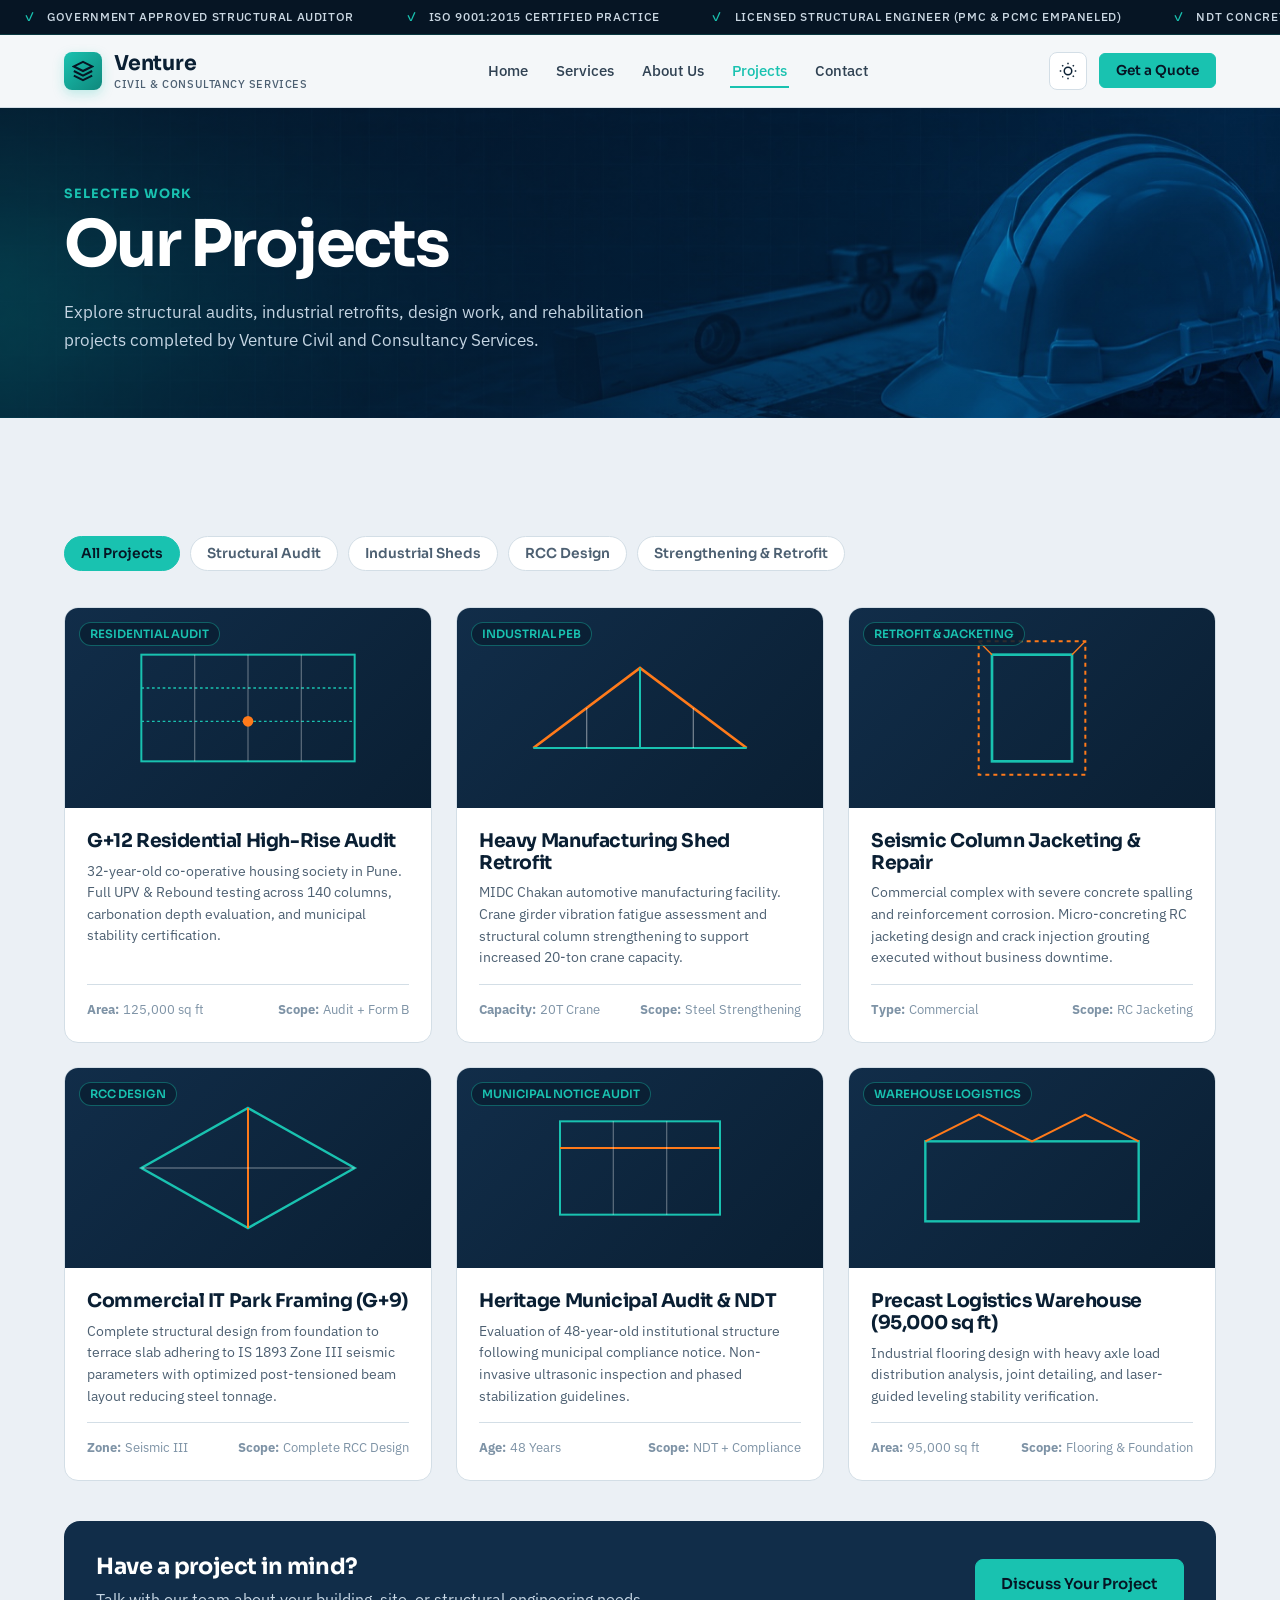
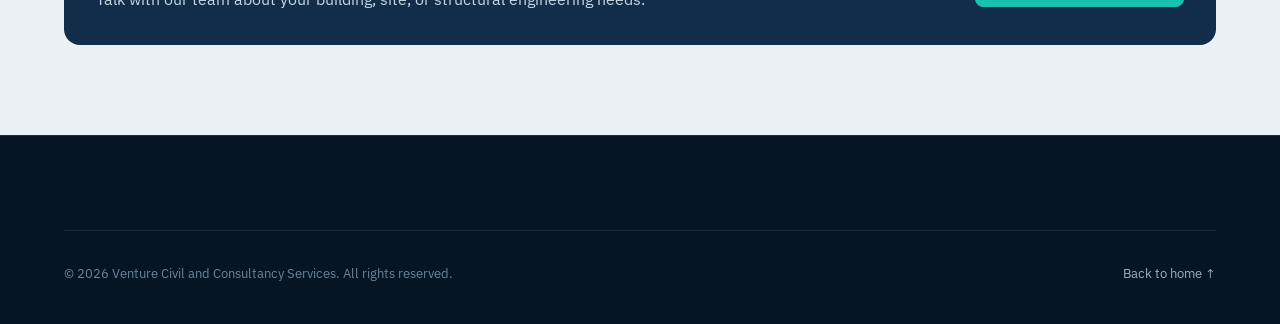
<file: projects.html>
<!DOCTYPE html>
<html lang="en">
<head>
  <meta charset="utf-8">
  <meta name="viewport" content="width=device-width, initial-scale=1, viewport-fit=cover">
  <title>Structural Engineering Projects | Venture Civil and Consultancy Services</title>
  <meta name="description" content="Explore structural audit, industrial retrofit, RCC design, and strengthening projects by Venture Civil and Consultancy Services.">
  <script src="boot.js"></script>
  <link rel="preconnect" href="https://fonts.googleapis.com">
  <link rel="preconnect" href="https://fonts.gstatic.com" crossorigin>
  <link href="https://fonts.googleapis.com/css2?family=IBM+Plex+Sans:ital,wght@0,300;0,400;0,500;0,600;1,400&family=Sora:wght@400;500;600;700;800&display=swap" rel="stylesheet">
  <link rel="stylesheet" href="styles.css">
</head>
<body>
  <div class="intro-screen" aria-hidden="true">
    <svg viewBox="0 0 1600 400" role="presentation" focusable="false">
      <text class="intro-word" x="800" y="290" text-anchor="middle">PROJECTS</text>
    </svg>
  </div>
  <aside class="ribbon" aria-label="Accreditations">
    <div class="ribbon-track">
      <span><i>✓</i> GOVERNMENT APPROVED STRUCTURAL AUDITOR</span>
      <span><i>✓</i> ISO 9001:2015 CERTIFIED PRACTICE</span>
      <span><i>✓</i> LICENSED STRUCTURAL ENGINEER (PMC & PCMC EMPANELED)</span>
      <span><i>✓</i> NDT CONCRETE TESTING AS PER IS 516 & IS 13311</span>
      <span><i>✓</i> STABILITY CERTIFICATE ISSUANCE (FORM B)</span>
      <span><i>✓</i> SEISMIC RETROFITTING SPECIALISTS (IS 15988:2013)</span>
      <span><i>✓</i> GOVERNMENT APPROVED STRUCTURAL AUDITOR</span>
      <span><i>✓</i> ISO 9001:2015 CERTIFIED PRACTICE</span>
      <span><i>✓</i> LICENSED STRUCTURAL ENGINEER (PMC & PCMC EMPANELED)</span>
      <span><i>✓</i> NDT CONCRETE TESTING AS PER IS 516 & IS 13311</span>
    </div>
  </aside>
  <nav id="navbar">
    <div class="w">
      <a class="lg" href="index.html#top">
        <div class="lg-icon"><svg viewBox="0 0 24 24"><polygon points="12 2 2 7 12 12 22 7 12 2"></polygon><polyline points="2 17 12 22 22 17"></polyline><polyline points="2 12 12 17 22 12"></polyline></svg></div>
        <div><span>Venture</span><small>Civil & Consultancy Services</small></div>
      </a>
      <ul>
        <li><a href="index.html#top">Home</a></li>
        <li><a href="services.html">Services</a></li>
        <li><a href="about.html">About Us</a></li>
        <li><a href="#projects" class="active">Projects</a></li>
        <li><a href="contact.html">Contact</a></li>
      </ul>
      <div class="nav-actions">
        <button class="theme-btn" id="themeToggle" aria-label="Toggle Dark / Light theme">
          <svg id="themeIcon" viewBox="0 0 24 24"><circle cx="12" cy="12" r="5"></circle><line x1="12" y1="1" x2="12" y2="3"></line><line x1="12" y1="21" x2="12" y2="23"></line><line x1="4.22" y1="4.22" x2="5.64" y2="5.64"></line><line x1="18.36" y1="18.36" x2="19.78" y2="19.78"></line><line x1="1" y1="12" x2="3" y2="12"></line><line x1="21" y1="12" x2="23" y2="12"></line><line x1="4.22" y1="19.78" x2="5.64" y2="19.78"></line><line x1="18.36" y1="5.64" x2="19.78" y2="4.22"></line></svg>
        </button>
        <a class="b sm" href="contact.html">Get a Quote</a>
        <button class="m" id="mobileMenuBtn" aria-expanded="false" aria-label="Toggle Navigation">Menu</button>
      </div>
    </div>
  </nav>
  <header class="projects-page-hero projects-hero-image">
    <div class="w">
      <span class="eyebrow">Selected Work</span>
      <h1>Our Projects</h1>
      <p>Explore structural audits, industrial retrofits, design work, and rehabilitation projects completed by Venture Civil and Consultancy Services.</p>
    </div>
  </header>
  <main class="sc project-gallery-section" id="projects">
    <div class="w">
      <div class="filter-bar">
        <button class="f-btn active" data-filter="all">All Projects</button>
        <button class="f-btn" data-filter="audit">Structural Audit</button>
        <button class="f-btn" data-filter="industrial">Industrial Sheds</button>
        <button class="f-btn" data-filter="design">RCC Design</button>
        <button class="f-btn" data-filter="repair">Strengthening & Retrofit</button>
      </div>
      <div class="project-grid">
        <!-- Project 1 -->
        <div class="p-card" data-cat="audit">
          <div class="p-thumb">
            <span class="p-badge">Residential Audit</span>
            <svg viewBox="0 0 200 120">
              <rect x="20" y="20" width="160" height="80" fill="none" stroke="#19C2B0" stroke-width="1.5"/>
              <line x1="20" y1="45" x2="180" y2="45" stroke="#19C2B0" stroke-dasharray="2,2"/>
              <line x1="20" y1="70" x2="180" y2="70" stroke="#19C2B0" stroke-dasharray="2,2"/>
              <line x1="60" y1="20" x2="60" y2="100" stroke="#fff" stroke-opacity="0.3"/>
              <line x1="100" y1="20" x2="100" y2="100" stroke="#fff" stroke-opacity="0.3"/>
              <line x1="140" y1="20" x2="140" y2="100" stroke="#fff" stroke-opacity="0.3"/>
              <circle cx="100" cy="70" r="4" fill="#FF7A1A"/>
            </svg>
          </div>
          <div class="p-body">
            <h3>G+12 Residential High-Rise Audit</h3>
            <p>32-year-old co-operative housing society in Pune. Full UPV & Rebound testing across 140 columns, carbonation depth evaluation, and municipal stability certification.</p>
            <div class="p-meta">
              <span><b>Area:</b> 125,000 sq ft</span>
              <span><b>Scope:</b> Audit + Form B</span>
            </div>
          </div>
        </div>
        <!-- Project 2 -->
        <div class="p-card" data-cat="industrial">
          <div class="p-thumb">
            <span class="p-badge">Industrial PEB</span>
            <svg viewBox="0 0 200 120">
              <path d="M20 90L100 30L180 90" fill="none" stroke="#FF7A1A" stroke-width="2"/>
              <line x1="20" y1="90" x2="180" y2="90" stroke="#19C2B0" stroke-width="1.5"/>
              <line x1="60" y1="60" x2="60" y2="90" stroke="#fff" stroke-opacity="0.4"/>
              <line x1="100" y1="30" x2="100" y2="90" stroke="#19C2B0" stroke-width="1.5"/>
              <line x1="140" y1="60" x2="140" y2="90" stroke="#fff" stroke-opacity="0.4"/>
            </svg>
          </div>
          <div class="p-body">
            <h3>Heavy Manufacturing Shed Retrofit</h3>
            <p>MIDC Chakan automotive manufacturing facility. Crane girder vibration fatigue assessment and structural column strengthening to support increased 20-ton crane capacity.</p>
            <div class="p-meta">
              <span><b>Capacity:</b> 20T Crane</span>
              <span><b>Scope:</b> Steel Strengthening</span>
            </div>
          </div>
        </div>
        <!-- Project 3 -->
        <div class="p-card" data-cat="repair">
          <div class="p-thumb">
            <span class="p-badge">Retrofit & Jacketing</span>
            <svg viewBox="0 0 200 120">
              <rect x="70" y="20" width="60" height="80" fill="none" stroke="#19C2B0" stroke-width="2"/>
              <rect x="60" y="10" width="80" height="100" fill="none" stroke="#FF7A1A" stroke-dasharray="3,3" stroke-width="1.5"/>
              <line x1="60" y1="10" x2="70" y2="20" stroke="#FF7A1A"/>
              <line x1="140" y1="10" x2="130" y2="20" stroke="#FF7A1A"/>
            </svg>
          </div>
          <div class="p-body">
            <h3>Seismic Column Jacketing & Repair</h3>
            <p>Commercial complex with severe concrete spalling and reinforcement corrosion. Micro-concreting RC jacketing design and crack injection grouting executed without business downtime.</p>
            <div class="p-meta">
              <span><b>Type:</b> Commercial</span>
              <span><b>Scope:</b> RC Jacketing</span>
            </div>
          </div>
        </div>
        <!-- Project 4 -->
        <div class="p-card" data-cat="design">
          <div class="p-thumb">
            <span class="p-badge">RCC Design</span>
            <svg viewBox="0 0 200 120">
              <polygon points="100,15 180,60 100,105 20,60" fill="none" stroke="#19C2B0" stroke-width="1.8"/>
              <line x1="100" y1="15" x2="100" y2="105" stroke="#FF7A1A" stroke-width="1.5"/>
              <line x1="20" y1="60" x2="180" y2="60" stroke="#fff" stroke-opacity="0.3"/>
            </svg>
          </div>
          <div class="p-body">
            <h3>Commercial IT Park Framing (G+9)</h3>
            <p>Complete structural design from foundation to terrace slab adhering to IS 1893 Zone III seismic parameters with optimized post-tensioned beam layout reducing steel tonnage.</p>
            <div class="p-meta">
              <span><b>Zone:</b> Seismic III</span>
              <span><b>Scope:</b> Complete RCC Design</span>
            </div>
          </div>
        </div>
        <!-- Project 5 -->
        <div class="p-card" data-cat="audit">
          <div class="p-thumb">
            <span class="p-badge">Municipal Notice Audit</span>
            <svg viewBox="0 0 200 120">
              <rect x="40" y="25" width="120" height="70" fill="none" stroke="#19C2B0" stroke-width="1.5"/>
              <line x1="40" y1="45" x2="160" y2="45" stroke="#FF7A1A" stroke-width="1.5"/>
              <line x1="80" y1="25" x2="80" y2="95" stroke="#fff" stroke-opacity="0.3"/>
              <line x1="120" y1="25" x2="120" y2="95" stroke="#fff" stroke-opacity="0.3"/>
            </svg>
          </div>
          <div class="p-body">
            <h3>Heritage Municipal Audit & NDT</h3>
            <p>Evaluation of 48-year-old institutional structure following municipal compliance notice. Non-invasive ultrasonic inspection and phased stabilization guidelines.</p>
            <div class="p-meta">
              <span><b>Age:</b> 48 Years</span>
              <span><b>Scope:</b> NDT + Compliance</span>
            </div>
          </div>
        </div>
        <!-- Project 6 -->
        <div class="p-card" data-cat="industrial">
          <div class="p-thumb">
            <span class="p-badge">Warehouse Logistics</span>
            <svg viewBox="0 0 200 120">
              <rect x="20" y="40" width="160" height="60" fill="none" stroke="#19C2B0" stroke-width="1.8"/>
              <path d="M20 40L60 20L100 40L140 20L180 40" fill="none" stroke="#FF7A1A" stroke-width="1.5"/>
            </svg>
          </div>
          <div class="p-body">
            <h3>Precast Logistics Warehouse (95,000 sq ft)</h3>
            <p>Industrial flooring design with heavy axle load distribution analysis, joint detailing, and laser-guided leveling stability verification.</p>
            <div class="p-meta">
              <span><b>Area:</b> 95,000 sq ft</span>
              <span><b>Scope:</b> Flooring & Foundation</span>
            </div>
          </div>
        </div>
      </div>
      <div class="projects-contact">
        <div>
          <h2>Have a project in mind?</h2>
          <p>Talk with our team about your building, site, or structural engineering needs.</p>
        </div>
        <a class="b" href="contact.html">Discuss Your Project</a>
      </div>
    </div>
  </main>
  <footer>
    <div class="w">
      <div class="cp-row">
        <div>© 2026 Venture Civil and Consultancy Services. All rights reserved.</div>
        <a href="index.html#top">Back to home ↑</a>
      </div>
    </div>
  </footer>
  <script src="script.js"></script>
</body>
</html>
</file>
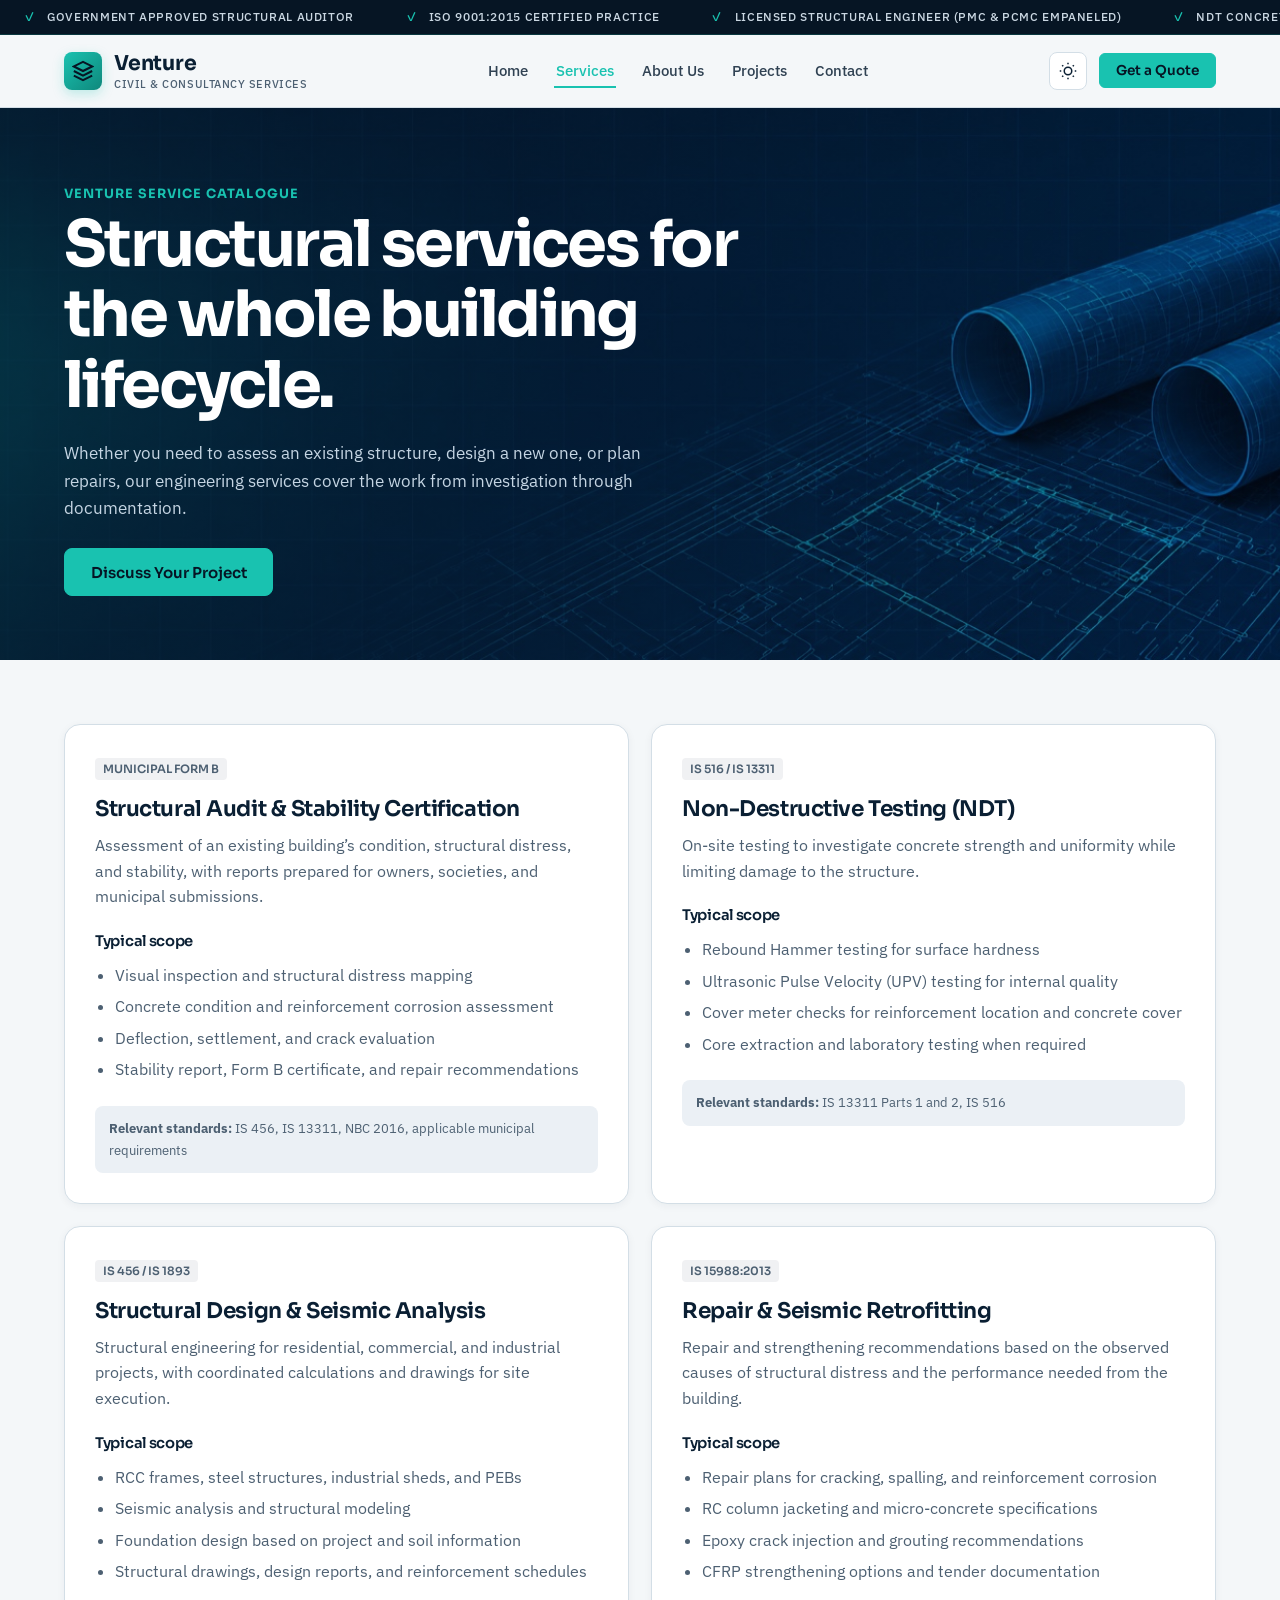
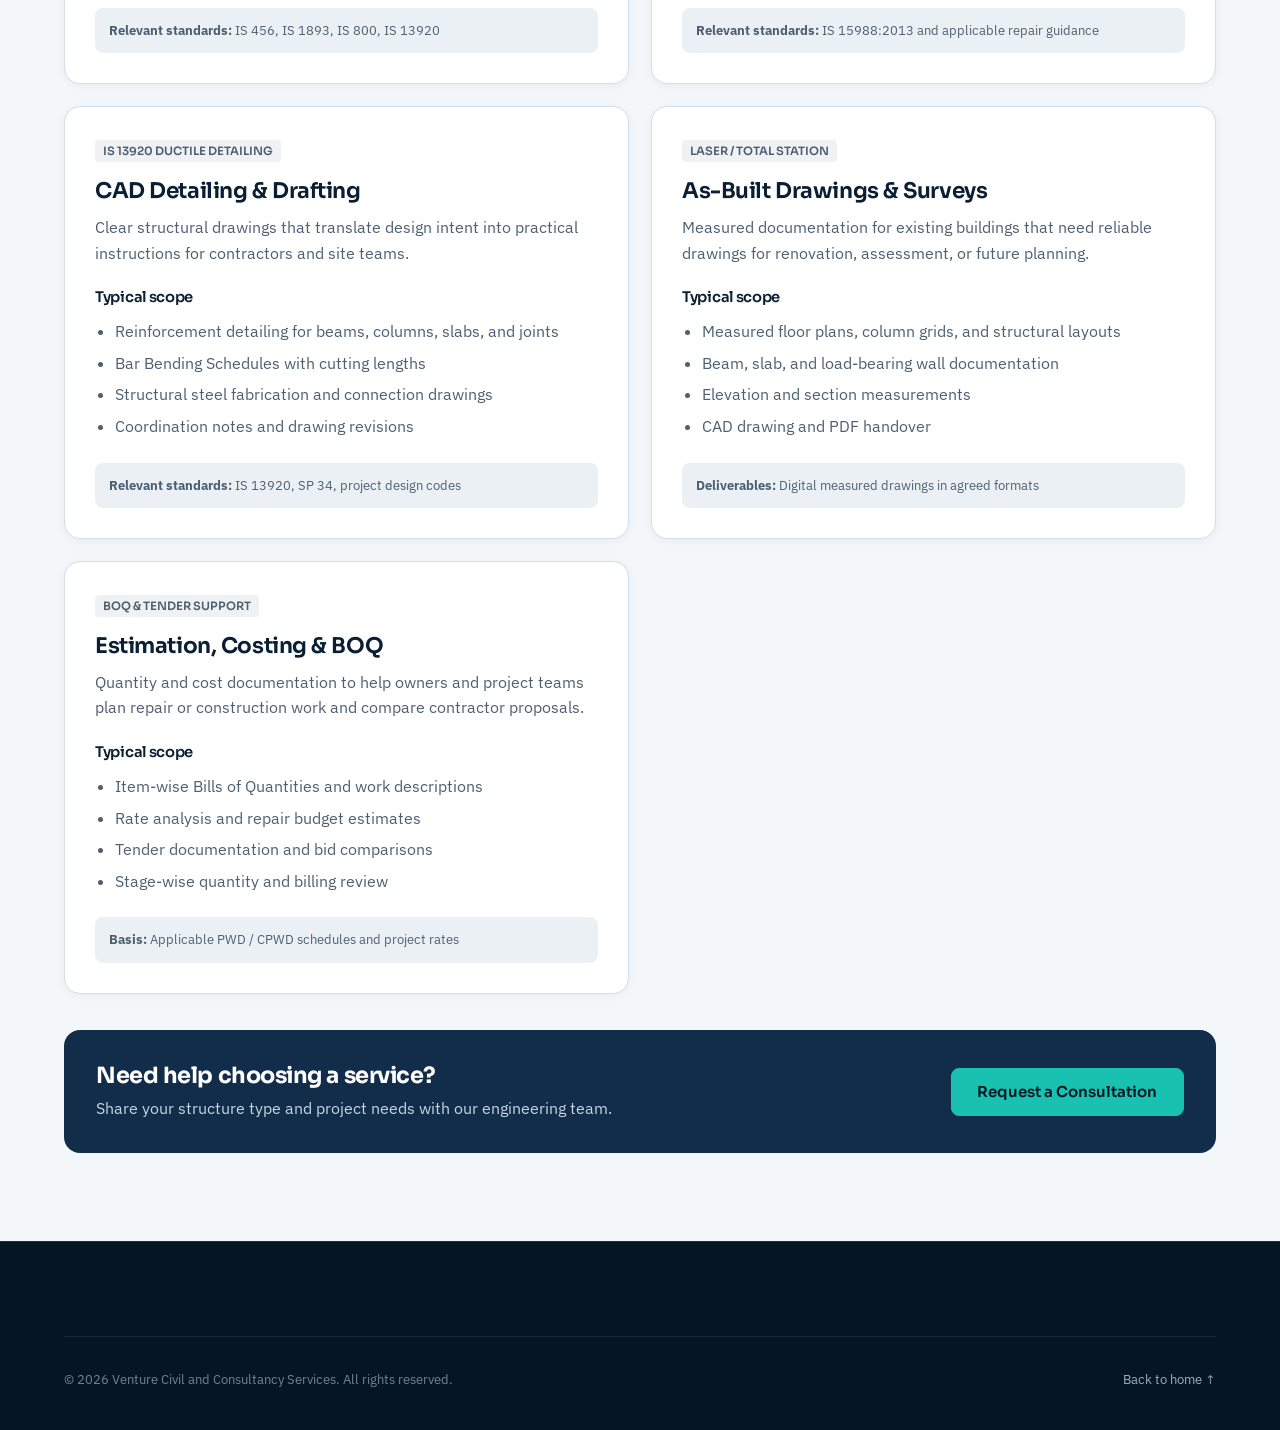
<file: services.html>
<!DOCTYPE html>
<html lang="en">
<head>
  <meta charset="utf-8">
  <meta name="viewport" content="width=device-width, initial-scale=1, viewport-fit=cover">
  <title>Structural Engineering Services | Venture Civil and Consultancy Services</title>
  <meta name="description" content="Explore structural audits, NDT testing, structural design, retrofitting, detailing, as-built surveys, and estimation services from Venture Civil and Consultancy Services.">
  <script src="boot.js"></script>
  <link rel="preconnect" href="https://fonts.googleapis.com">
  <link rel="preconnect" href="https://fonts.gstatic.com" crossorigin>
  <link href="https://fonts.googleapis.com/css2?family=IBM+Plex+Sans:ital,wght@0,300;0,400;0,500;0,600;1,400&family=Sora:wght@400;500;600;700;800&display=swap" rel="stylesheet">
  <link rel="stylesheet" href="styles.css">
</head>
<body>
  <div class="intro-screen" aria-hidden="true">
    <svg viewBox="0 0 1600 400" role="presentation" focusable="false">
      <text class="intro-word" x="800" y="290" text-anchor="middle">SERVICES</text>
    </svg>
  </div>

  <aside class="ribbon" aria-label="Accreditations">
    <div class="ribbon-track">
      <span><i>✓</i> GOVERNMENT APPROVED STRUCTURAL AUDITOR</span>
      <span><i>✓</i> ISO 9001:2015 CERTIFIED PRACTICE</span>
      <span><i>✓</i> LICENSED STRUCTURAL ENGINEER (PMC & PCMC EMPANELED)</span>
      <span><i>✓</i> NDT CONCRETE TESTING AS PER IS 516 & IS 13311</span>
      <span><i>✓</i> STABILITY CERTIFICATE ISSUANCE (FORM B)</span>
      <span><i>✓</i> SEISMIC RETROFITTING SPECIALISTS (IS 15988:2013)</span>
      <span><i>✓</i> GOVERNMENT APPROVED STRUCTURAL AUDITOR</span>
      <span><i>✓</i> ISO 9001:2015 CERTIFIED PRACTICE</span>
      <span><i>✓</i> LICENSED STRUCTURAL ENGINEER (PMC & PCMC EMPANELED)</span>
      <span><i>✓</i> NDT CONCRETE TESTING AS PER IS 516 & IS 13311</span>
    </div>
  </aside>

  <nav id="navbar">
    <div class="w">
      <a class="lg" href="index.html#top">
        <div class="lg-icon"><svg viewBox="0 0 24 24"><polygon points="12 2 2 7 12 12 22 7 12 2"></polygon><polyline points="2 17 12 22 22 17"></polyline><polyline points="2 12 12 17 22 12"></polyline></svg></div>
        <div><span>Venture</span><small>Civil & Consultancy Services</small></div>
      </a>
      <ul>
        <li><a href="index.html#top">Home</a></li>
        <li><a href="#all-services" class="active">Services</a></li>
        <li><a href="about.html">About Us</a></li>
        <li><a href="projects.html">Projects</a></li>
        <li><a href="contact.html">Contact</a></li>
      </ul>
      <div class="nav-actions">
        <button class="theme-btn" id="themeToggle" aria-label="Toggle Dark / Light theme">
          <svg id="themeIcon" viewBox="0 0 24 24"><circle cx="12" cy="12" r="5"></circle><line x1="12" y1="1" x2="12" y2="3"></line><line x1="12" y1="21" x2="12" y2="23"></line><line x1="4.22" y1="4.22" x2="5.64" y2="5.64"></line><line x1="18.36" y1="18.36" x2="19.78" y2="19.78"></line><line x1="1" y1="12" x2="3" y2="12"></line><line x1="21" y1="12" x2="23" y2="12"></line><line x1="4.22" y1="19.78" x2="5.64" y2="18.36"></line><line x1="18.36" y1="5.64" x2="19.78" y2="4.22"></line></svg>
        </button>
        <a class="b sm" href="contact.html">Get a Quote</a>
        <button class="m" id="mobileMenuBtn" aria-expanded="false" aria-label="Toggle Navigation">Menu</button>
      </div>
    </div>
  </nav>

  <header class="services-page-hero">
    <div class="w">
      <span class="eyebrow">Venture Service Catalogue</span>
      <h1>Structural services for the whole building lifecycle.</h1>
      <p>Whether you need to assess an existing structure, design a new one, or plan repairs, our engineering services cover the work from investigation through documentation.</p>
      <a class="b" href="contact.html">Discuss Your Project</a>
    </div>
  </header>

  <main class="service-catalog" id="all-services">
    <div class="w">
      <div class="service-catalog-grid">
        <article class="service-detail-card" id="service-audit">
          <span class="t-code">MUNICIPAL FORM B</span>
          <h2>Structural Audit & Stability Certification</h2>
          <p>Assessment of an existing building’s condition, structural distress, and stability, with reports prepared for owners, societies, and municipal submissions.</p>
          <h3>Typical scope</h3>
          <ul>
            <li>Visual inspection and structural distress mapping</li>
            <li>Concrete condition and reinforcement corrosion assessment</li>
            <li>Deflection, settlement, and crack evaluation</li>
            <li>Stability report, Form B certificate, and repair recommendations</li>
          </ul>
          <div class="service-standard"><strong>Relevant standards:</strong> IS 456, IS 13311, NBC 2016, applicable municipal requirements</div>
        </article>

        <article class="service-detail-card" id="service-ndt">
          <span class="t-code">IS 516 / IS 13311</span>
          <h2>Non-Destructive Testing (NDT)</h2>
          <p>On-site testing to investigate concrete strength and uniformity while limiting damage to the structure.</p>
          <h3>Typical scope</h3>
          <ul>
            <li>Rebound Hammer testing for surface hardness</li>
            <li>Ultrasonic Pulse Velocity (UPV) testing for internal quality</li>
            <li>Cover meter checks for reinforcement location and concrete cover</li>
            <li>Core extraction and laboratory testing when required</li>
          </ul>
          <div class="service-standard"><strong>Relevant standards:</strong> IS 13311 Parts 1 and 2, IS 516</div>
        </article>

        <article class="service-detail-card" id="service-design">
          <span class="t-code">IS 456 / IS 1893</span>
          <h2>Structural Design & Seismic Analysis</h2>
          <p>Structural engineering for residential, commercial, and industrial projects, with coordinated calculations and drawings for site execution.</p>
          <h3>Typical scope</h3>
          <ul>
            <li>RCC frames, steel structures, industrial sheds, and PEBs</li>
            <li>Seismic analysis and structural modeling</li>
            <li>Foundation design based on project and soil information</li>
            <li>Structural drawings, design reports, and reinforcement schedules</li>
          </ul>
          <div class="service-standard"><strong>Relevant standards:</strong> IS 456, IS 1893, IS 800, IS 13920</div>
        </article>

        <article class="service-detail-card" id="service-repair">
          <span class="t-code">IS 15988:2013</span>
          <h2>Repair & Seismic Retrofitting</h2>
          <p>Repair and strengthening recommendations based on the observed causes of structural distress and the performance needed from the building.</p>
          <h3>Typical scope</h3>
          <ul>
            <li>Repair plans for cracking, spalling, and reinforcement corrosion</li>
            <li>RC column jacketing and micro-concrete specifications</li>
            <li>Epoxy crack injection and grouting recommendations</li>
            <li>CFRP strengthening options and tender documentation</li>
          </ul>
          <div class="service-standard"><strong>Relevant standards:</strong> IS 15988:2013 and applicable repair guidance</div>
        </article>

        <article class="service-detail-card" id="service-drafting">
          <span class="t-code">IS 13920 DUCTILE DETAILING</span>
          <h2>CAD Detailing & Drafting</h2>
          <p>Clear structural drawings that translate design intent into practical instructions for contractors and site teams.</p>
          <h3>Typical scope</h3>
          <ul>
            <li>Reinforcement detailing for beams, columns, slabs, and joints</li>
            <li>Bar Bending Schedules with cutting lengths</li>
            <li>Structural steel fabrication and connection drawings</li>
            <li>Coordination notes and drawing revisions</li>
          </ul>
          <div class="service-standard"><strong>Relevant standards:</strong> IS 13920, SP 34, project design codes</div>
        </article>

        <article class="service-detail-card" id="service-asbuilt">
          <span class="t-code">LASER / TOTAL STATION</span>
          <h2>As-Built Drawings & Surveys</h2>
          <p>Measured documentation for existing buildings that need reliable drawings for renovation, assessment, or future planning.</p>
          <h3>Typical scope</h3>
          <ul>
            <li>Measured floor plans, column grids, and structural layouts</li>
            <li>Beam, slab, and load-bearing wall documentation</li>
            <li>Elevation and section measurements</li>
            <li>CAD drawing and PDF handover</li>
          </ul>
          <div class="service-standard"><strong>Deliverables:</strong> Digital measured drawings in agreed formats</div>
        </article>

        <article class="service-detail-card" id="service-costing">
          <span class="t-code">BOQ & TENDER SUPPORT</span>
          <h2>Estimation, Costing & BOQ</h2>
          <p>Quantity and cost documentation to help owners and project teams plan repair or construction work and compare contractor proposals.</p>
          <h3>Typical scope</h3>
          <ul>
            <li>Item-wise Bills of Quantities and work descriptions</li>
            <li>Rate analysis and repair budget estimates</li>
            <li>Tender documentation and bid comparisons</li>
            <li>Stage-wise quantity and billing review</li>
          </ul>
          <div class="service-standard"><strong>Basis:</strong> Applicable PWD / CPWD schedules and project rates</div>
        </article>
      </div>

      <section class="services-contact">
        <div>
          <h2>Need help choosing a service?</h2>
          <p>Share your structure type and project needs with our engineering team.</p>
        </div>
        <a class="b" href="contact.html">Request a Consultation</a>
      </section>
    </div>
  </main>

  <footer>
    <div class="w">
      <div class="cp-row">
        <div>© 2026 Venture Civil and Consultancy Services. All rights reserved.</div>
        <a href="index.html#top">Back to home ↑</a>
      </div>
    </div>
  </footer>

  <script src="script.js"></script>
</body>
</html>
</file>
<file: styles.css>
:root {
      --ink: #0A1F33;
      --ink2: #112D49;
      --ink-deep: #061524;
      --teal: #19C2B0;
      --teal-light: rgba(25, 194, 176, 0.12);
      --teal-glow: rgba(25, 194, 176, 0.25);
      --or: #FF7A1A;
      --or-light: rgba(255, 122, 26, 0.12);
      --bg: #F4F7F9;
      --bg-alt: #EBF0F5;
      --card: #FFFFFF;
      --fg: #0A1F33;
      --mut: #4D6072;
      --mut-light: #7E93A6;
      --line: #D3DEE6;
      --nav: rgba(244, 247, 249, 0.94);
      --badge-bg: #E3F8F5;
      --badge-fg: #087D70;
      --shadow-sm: 0 2px 8px rgba(10, 31, 51, 0.05);
      --shadow-md: 0 8px 24px rgba(10, 31, 51, 0.08);
      --shadow-lg: 0 16px 40px rgba(10, 31, 51, 0.12);
      color-scheme: light;
      box-sizing: border-box;
    }

    [data-theme="dark"] {
      --bg: #071728;
      --bg-alt: #0D223A;
      --card: #0F2642;
      --fg: #E6EEF5;
      --mut: #9BB0C4;
      --mut-light: #6A8298;
      --line: #1D3855;
      --nav: rgba(7, 23, 40, 0.94);
      --badge-bg: rgba(25, 194, 176, 0.15);
      --badge-fg: #19C2B0;
      --shadow-sm: 0 2px 8px rgba(0, 0, 0, 0.2);
      --shadow-md: 0 8px 24px rgba(0, 0, 0, 0.35);
      --shadow-lg: 0 16px 40px rgba(0, 0, 0, 0.45);
      color-scheme: dark;
    }

    *, *::before, *::after { box-sizing: inherit; }
    html { scroll-behavior: smooth; scroll-padding-top: 110px; }
    body {
      margin: 0;
      background: var(--bg);
      color: var(--fg);
      font: 400 1rem/1.6 "IBM Plex Sans", -apple-system, BlinkMacSystemFont, "Segoe UI", Roboto, sans-serif;
      overflow-x: hidden;
      transition: background 0.3s ease, color 0.3s ease;
    }

    h1, h2, h3, h4, h5 {
      font-family: Sora, "Segoe UI", sans-serif;
      line-height: 1.16;
      margin: 0;
      letter-spacing: -0.02em;
    }

    a { color: inherit; text-decoration: none; }
    button { font-family: inherit; }
    a:focus-visible, button:focus-visible { outline: 2px solid var(--teal); outline-offset: 3px; }

    /* Opening wordmark and downward curtain reveal */
    .intro-screen {
      position: fixed;
      z-index: 1000;
      top: 0;
      left: 0;
      width: 100%;
      height: 110vh;
      display: grid;
      place-items: center;
      overflow: hidden;
      background: #061524;
      border-radius: 0 0 50% 50% / 0 0 8% 8%;
      pointer-events: none;
      visibility: hidden;
      transform: translateY(0);
    }
    .intro-screen svg { width: 100%; height: auto; max-height: 58vh; overflow: visible; }
    .intro-word {
      fill: #19C2B0;
      fill-opacity: 0;
      stroke: rgba(25, 194, 176, 0.48);
      stroke-width: 1.5px;
      font: 800 250px Sora, "Arial Black", sans-serif;
      letter-spacing: 5px;
      paint-order: stroke;
    }
    .intro-pending .intro-screen { visibility: visible; }
    .intro-pending .intro-word {
      animation: introWordArrive 0.65s cubic-bezier(0.2, 0.7, 0.25, 1) both;
    }
    .intro-revealing .intro-screen {
      visibility: visible;
      animation: introCurtainDrop 0.3s cubic-bezier(0.72, 0, 0.3, 1) forwards;
    }
    .intro-pending:not(.intro-revealing) body > :not(.intro-screen) {
      opacity: 0;
      visibility: hidden;
    }
    body > :not(.intro-screen) { transition: opacity 0.14s ease; }
    @keyframes introWordArrive {
      0% { opacity: 0; transform: translateY(36px); stroke-dasharray: 1200; stroke-dashoffset: 1200; fill-opacity: 0; }
      16% { opacity: 1; }
      58% { transform: translateY(0); stroke-dashoffset: 0; fill-opacity: 0; }
      100% { opacity: 1; transform: translateY(0); stroke-dashoffset: 0; fill-opacity: 0.9; }
    }
    @keyframes introCurtainDrop {
      to { transform: translateY(-110%); }
    }
    @media (max-width: 600px) {
      .intro-screen svg { width: 145%; max-width: none; }
      .intro-word { stroke-width: 2px; }
    }
    @media (prefers-reduced-motion: reduce) {
      .intro-screen { display: none; }
      .intro-pending body > :not(.intro-screen) { opacity: 1; visibility: visible; }
      *, *::before, *::after {
        scroll-behavior: auto !important;
        animation-duration: 0.01ms !important;
        animation-delay: 0ms !important;
        animation-iteration-count: 1 !important;
        transition-duration: 0.01ms !important;
      }
      .st-item:hover, .t:hover, .p-card:hover, .reg-card:hover, .b:hover, .fab-btn:hover {
        transform: none !important;
      }
      .reveal-on-scroll { opacity: 1 !important; transform: none !important; }
    }

    .w { max-width: 1200px; margin: 0 auto; padding: 0 24px; }
    
    /* Buttons */
    .b {
      display: inline-flex;
      align-items: center;
      justify-content: center;
      gap: 8px;
      padding: 0.85rem 1.6rem;
      border-radius: 8px;
      font: 600 0.94rem Sora, sans-serif;
      background: var(--teal);
      color: var(--ink-deep);
      border: 1.5px solid var(--teal);
      cursor: pointer;
      transition: all 0.2s cubic-bezier(0.16, 1, 0.3, 1);
    }
    .b:hover { transform: translateY(-2px); box-shadow: 0 6px 18px var(--teal-glow); }
    .b.o { background: transparent; color: currentColor; border-color: currentColor; }
    .b.o:hover { border-color: var(--teal); color: var(--teal); background: var(--teal-light); }
    .b.r { background: var(--or); border-color: var(--or); color: #fff; }
    .b.r:hover { box-shadow: 0 6px 20px rgba(255, 122, 26, 0.35); }
    .b.sm { padding: 0.5rem 1rem; font-size: 0.85rem; border-radius: 6px; }

    /* Top Marquee Ribbon */
    .ribbon {
      background: #061524;
      color: #CAD7E2;
      font-size: 0.78rem;
      font-weight: 500;
      letter-spacing: 0.05em;
      border-bottom: 1px solid rgba(25, 194, 176, 0.2);
      overflow: hidden;
      white-space: nowrap;
      position: relative;
      z-index: 25;
      padding: 7px 0;
    }
    .ribbon-track {
      display: inline-block;
      animation: ribbonRoll 32s linear infinite;
    }
    .ribbon span {
      display: inline-block;
      margin: 0 24px;
    }
    .ribbon i {
      color: var(--teal);
      font-style: normal;
      margin-right: 8px;
    }
    @keyframes ribbonRoll {
      from { transform: translateX(0); }
      to { transform: translateX(-50%); }
    }
    .ribbon:hover .ribbon-track { animation-play-state: paused; }

    /* Navigation Bar */
    nav {
      position: sticky;
      top: 0;
      z-index: 30;
      background: var(--nav);
      backdrop-filter: blur(14px);
      -webkit-backdrop-filter: blur(14px);
      border-bottom: 1px solid var(--line);
      transition: all 0.25s ease;
    }
    body.s nav {
      box-shadow: var(--shadow-sm);
    }
    nav .w {
      display: flex;
      align-items: center;
      justify-content: space-between;
      height: 72px;
      gap: 20px;
    }
    .lg {
      display: flex;
      align-items: center;
      gap: 12px;
      font: 700 1.28rem Sora, sans-serif;
      letter-spacing: -0.01em;
    }
    .lg-icon {
      width: 38px;
      height: 38px;
      border-radius: 8px;
      background: linear-gradient(135deg, var(--teal), #0F887C);
      display: grid;
      place-items: center;
      color: var(--ink-deep);
      box-shadow: 0 4px 12px var(--teal-glow);
    }
    .lg-icon svg { width: 22px; height: 22px; fill: none; stroke: currentColor; stroke-width: 2.2; }
    .lg small {
      display: block;
      font: 500 0.68rem "IBM Plex Sans", sans-serif;
      color: var(--mut);
      letter-spacing: 0.05em;
      text-transform: uppercase;
      margin-top: 1px;
    }

    nav ul {
      display: flex;
      gap: 24px;
      list-style: none;
      margin: 0;
      padding: 0;
    }
    nav ul a {
      font-size: 0.92rem;
      font-weight: 500;
      color: var(--fg);
      opacity: 0.84;
      padding: 6px 2px;
      position: relative;
      transition: opacity 0.2s;
    }
    nav ul a:hover, nav ul a.active {
      opacity: 1;
      color: var(--teal);
    }
    nav ul a::after {
      content: "";
      position: absolute;
      left: 0;
      bottom: -2px;
      width: 0;
      height: 2px;
      background: var(--teal);
      transition: width 0.2s ease;
    }
    nav ul a:hover::after, nav ul a.active::after { width: 100%; }

    .nav-actions {
      display: flex;
      align-items: center;
      gap: 12px;
    }
    .theme-btn {
      background: var(--card);
      border: 1px solid var(--line);
      color: var(--fg);
      width: 38px;
      height: 38px;
      border-radius: 8px;
      display: grid;
      place-items: center;
      cursor: pointer;
      transition: all 0.2s;
    }
    .theme-btn:hover { border-color: var(--teal); color: var(--teal); }
    .theme-btn svg { width: 18px; height: 18px; fill: none; stroke: currentColor; stroke-width: 2; }

    .m {
      display: none;
      background: var(--card);
      border: 1px solid var(--line);
      color: var(--fg);
      border-radius: 8px;
      padding: 8px 12px;
      font: 600 0.86rem Sora, sans-serif;
      cursor: pointer;
    }

    /* Hero Section */
    .h {
      background-image:
        linear-gradient(90deg, rgba(6, 21, 36, 0.72) 0%, rgba(6, 21, 36, 0.48) 42%, rgba(6, 21, 36, 0.14) 100%),
        linear-gradient(0deg, rgba(6, 21, 36, 0.32), transparent 48%),
        url("assets/home-construction-background.jpg");
      background-size: cover, cover, cover;
      background-position: center, center, center 20%;
      background-repeat: no-repeat;
      color: #FFFFFF;
      overflow: hidden;
      min-height: min(78vh, 820px);
      padding: 92px 0 80px;
      position: relative;
      display: flex;
      align-items: center;
    }
    .h .w {
      display: grid;
      grid-template-columns: 1fr;
      gap: 0;
      align-items: center;
      width: 100%;
    }
    .h .w > div { max-width: 660px; }
    .tagline-pill {
      display: inline-flex;
      align-items: center;
      gap: 8px;
      padding: 5px 14px;
      border-radius: 30px;
      background: rgba(25, 194, 176, 0.12);
      border: 1px solid rgba(25, 194, 176, 0.35);
      color: var(--teal);
      font: 600 0.78rem Sora, sans-serif;
      letter-spacing: 0.04em;
      text-transform: uppercase;
      margin-bottom: 20px;
    }
    .tagline-pill span {
      width: 7px;
      height: 7px;
      border-radius: 50%;
      background: var(--teal);
      box-shadow: 0 0 10px var(--teal);
      animation: pulse 2s infinite;
    }
    @keyframes pulse { 0%, 100% { opacity: 1; transform: scale(1); } 50% { opacity: 0.4; transform: scale(0.85); } }

    .h h1 {
      font-size: clamp(2.3rem, 4.8vw, 3.8rem);
      font-weight: 700;
      color: #FFFFFF;
      line-height: 1.12;
    }
    .h h1 em {
      font-style: normal;
      color: var(--teal);
      background: linear-gradient(120deg, #19C2B0, #5EEAD4);
      -webkit-background-clip: text;
      -webkit-text-fill-color: transparent;
    }
    .h p {
      max-width: 48ch;
      color: #C0D3E2;
      margin: 20px 0 32px;
      font-size: 1.08rem;
      line-height: 1.65;
    }
    .bt { display: flex; gap: 14px; flex-wrap: wrap; }
    
    .hero-badges {
      margin-top: 36px;
      display: flex;
      gap: 24px;
      flex-wrap: wrap;
      padding-top: 24px;
      border-top: 1px solid rgba(255, 255, 255, 0.1);
    }
    .hb-item {
      display: flex;
      align-items: center;
      gap: 8px;
      color: #A6C0D5;
      font-size: 0.84rem;
    }
    .hb-item svg { width: 18px; height: 18px; color: var(--teal); flex-shrink: 0; }

    /* Stats Bar */
    .st {
      background: var(--ink2);
      color: #fff;
      padding: 44px 0 36px;
      border-bottom: 1px solid var(--line);
    }
    .g4 {
      display: grid;
      grid-template-columns: repeat(4, 1fr);
      gap: 28px;
    }
    .st-item {
      border-left: 2px solid var(--teal);
      padding-left: 18px;
      border-radius: 3px;
      transform-origin: left center;
      transition: transform 0.22s ease, border-color 0.22s ease;
    }
    @media (hover: hover) and (pointer: fine) {
      .st-item:hover {
        transform: translateY(-3px) scale(1.025);
        border-left-color: #FFFFFF;
      }
      .st-item:hover b { text-shadow: 0 0 16px var(--teal-glow); }
    }
    @media (prefers-reduced-motion: reduce) {
      .st-item { transition: none; }
    }
    .st b {
      display: block;
      font: 700 2.6rem Sora, sans-serif;
      letter-spacing: -0.02em;
      color: #FFFFFF;
      line-height: 1.1;
    }
    .st span {
      color: #A7BFD2;
      font-size: 0.92rem;
      margin-top: 4px;
      display: block;
      font-weight: 500;
    }

    /* Section Styling */
    .sc { padding: 90px 0; }
    .alt { background: var(--card); }
    .project-preview-section,
    .project-gallery-section { background: var(--bg-alt); }
    .sc-header { margin-bottom: 48px; }
    .eyebrow {
      font: 700 0.8rem Sora, sans-serif;
      color: var(--teal);
      text-transform: uppercase;
      letter-spacing: 0.08em;
      margin-bottom: 8px;
      display: inline-block;
    }
    .sc h2 {
      font-size: clamp(1.85rem, 3.4vw, 2.6rem);
      font-weight: 700;
      max-width: 28ch;
    }
    .lead {
      color: var(--mut);
      max-width: 58ch;
      margin: 14px 0 0;
      font-size: 1.05rem;
    }
    .js .reveal-on-scroll {
      opacity: 0;
      transform: translateY(18px);
      transition: opacity 0.5s ease, transform 0.5s cubic-bezier(0.2, 0.7, 0.25, 1);
      transition-delay: var(--reveal-delay, 0ms);
    }
    .js .reveal-on-scroll.is-visible { opacity: 1; transform: translateY(0); }
    .js .t.reveal-on-scroll.is-visible:hover,
    .js .p-card.reveal-on-scroll.is-visible:hover { transform: translateY(-4px); }
    .js .reg-card.reveal-on-scroll.is-visible:hover { transform: translateY(-3px); }
    .js .st-item.reveal-on-scroll.is-visible:hover { transform: translateY(-3px) scale(1.025); }

    /* Core Services Bento Grid */
    .bn {
      display: grid;
      grid-template-columns: repeat(2, minmax(0, 1fr));
      gap: 20px;
    }
    .t {
      position: relative;
      overflow: hidden;
      background: var(--card);
      border: 1px solid var(--line);
      border-radius: 16px;
      padding: 30px;
      display: flex;
      flex-direction: column;
      justify-content: space-between;
      transition: transform 0.25s ease, border-color 0.25s ease, box-shadow 0.25s ease;
      cursor: pointer;
    }
    .alt .t { background: var(--bg); }
    .t:hover {
      transform: translateY(-4px);
      border-color: var(--teal);
      box-shadow: var(--shadow-md);
    }
    .t::before {
      content: "";
      position: absolute;
      inset: 0;
      background: radial-gradient(320px circle at var(--mx, 50%) var(--my, 50%), var(--teal-glow), transparent 70%);
      opacity: 0;
      transition: opacity 0.25s;
      pointer-events: none;
    }
    .t:hover::before { opacity: 1; }

    .t-head {
      display: flex;
      align-items: flex-start;
      justify-content: space-between;
      margin-bottom: 18px;
    }
    .t-icon {
      width: 44px;
      height: 44px;
      border-radius: 10px;
      background: var(--badge-bg);
      color: var(--badge-fg);
      display: grid;
      place-items: center;
      flex-shrink: 0;
    }
    .t-icon svg { width: 22px; height: 22px; fill: none; stroke: currentColor; stroke-width: 2; }
    .t-code {
      font: 600 0.72rem Sora, monospace;
      padding: 4px 8px;
      border-radius: 4px;
      background: rgba(10, 31, 51, 0.06);
      color: var(--mut);
    }
    [data-theme="dark"] .t-code { background: rgba(255, 255, 255, 0.08); color: var(--mut); }

    .t h3 { font-size: 1.25rem; margin-bottom: 10px; }
    .t p { margin: 0 0 20px; color: var(--mut); font-size: 0.94rem; line-height: 1.55; }
    
    .t-link {
      font: 600 0.88rem Sora, sans-serif;
      color: var(--teal);
      display: inline-flex;
      align-items: center;
      gap: 6px;
      margin-top: auto;
    }
    .t-link svg { width: 16px; height: 16px; transition: transform 0.2s; }
    .t:hover .t-link svg { transform: translateX(4px); }

    .services-more {
      display: flex;
      justify-content: center;
      margin-top: 32px;
    }
    .services-more .b { gap: 12px; }

    /* Full services page */
    .services-page-hero {
      padding: 72px 0 64px;
      color: #fff;
      background-image:
        linear-gradient(90deg, rgba(6, 21, 36, 0.66) 0%, rgba(6, 21, 36, 0.42) 52%, rgba(6, 21, 36, 0.16) 100%),
        url("assets/services-technical-background.jpg");
      background-size: cover, cover;
      background-position: center, center 48%;
      background-repeat: no-repeat;
    }
    .services-page-hero .eyebrow { color: var(--teal); }
    .services-page-hero h1 {
      max-width: 16ch;
      font: 700 clamp(2.2rem, 5vw, 4rem)/1.1 Sora, sans-serif;
      letter-spacing: -0.04em;
    }
    .services-page-hero p {
      max-width: 62ch;
      color: #C5D5E3;
      font-size: 1.08rem;
      margin: 18px 0 0;
    }
    .services-page-hero .b { margin-top: 26px; }
    .projects-page-hero {
      padding: 72px 0 64px;
      color: #fff;
      background:
        linear-gradient(rgba(25,194,176,0.06) 1px, transparent 1px),
        linear-gradient(90deg, rgba(25,194,176,0.06) 1px, transparent 1px),
        linear-gradient(180deg, #071626 0%, #0A1F33 100%);
      background-size: 40px 40px, 40px 40px, auto;
    }
    .projects-hero-image {
      background-image:
        linear-gradient(90deg, rgba(6, 21, 36, 0.66) 0%, rgba(6, 21, 36, 0.40) 52%, rgba(6, 21, 36, 0.12) 100%),
        url("assets/projects-technical-background.jpg");
      background-size: cover, cover;
      background-position: center, center 30%;
      background-repeat: no-repeat;
    }
    .projects-page-hero .eyebrow { color: var(--teal); }
    .projects-page-hero h1 {
      font: 700 clamp(2.2rem, 5vw, 4rem)/1.1 Sora, sans-serif;
      letter-spacing: -0.04em;
    }
    .projects-page-hero p {
      max-width: 62ch;
      color: #C5D5E3;
      font-size: 1.08rem;
      margin: 18px 0 0;
    }
    .about-page-hero {
      padding: 72px 0 68px;
      color: #fff;
      background:
        linear-gradient(rgba(25,194,176,0.06) 1px, transparent 1px),
        linear-gradient(90deg, rgba(25,194,176,0.06) 1px, transparent 1px),
        linear-gradient(180deg, #071626 0%, #0A1F33 100%);
      background-size: 40px 40px, 40px 40px, auto;
    }
    .about-page-hero .eyebrow { color: var(--teal); }
    .about-page-hero h1 {
      max-width: 18ch;
      font: 700 clamp(2.2rem, 5vw, 4rem)/1.1 Sora, sans-serif;
      letter-spacing: -0.04em;
    }
    .about-page-hero p {
      max-width: 62ch;
      color: #C5D5E3;
      font-size: 1.08rem;
      margin: 18px 0 0;
    }
    .about-intro-grid {
      display: grid;
      grid-template-columns: 1.15fr 0.85fr;
      gap: 48px;
      align-items: center;
    }
    .about-intro-copy h2 { max-width: 23ch; }
    .about-intro-copy p { max-width: 65ch; color: var(--mut); line-height: 1.7; }
    .about-intro-card {
      padding: 32px;
      border: 1px solid var(--line);
      border-radius: 16px;
      background: var(--card);
      box-shadow: var(--shadow-md);
    }
    .about-intro-card h2 { font-size: 1.45rem; margin: 6px 0 18px; }
    .about-intro-card ul { list-style: none; margin: 0 0 22px; padding: 0; }
    .about-intro-card li { position: relative; padding: 8px 0 8px 26px; color: var(--mut); }
    .about-intro-card li::before { content: "✓"; position: absolute; left: 0; color: var(--teal); font-weight: 700; }
    .about-pillar-grid {
      display: grid;
      grid-template-columns: repeat(3, minmax(0, 1fr));
      gap: 22px;
    }
    .about-pillar {
      padding: 28px;
      border: 1px solid var(--line);
      border-radius: 14px;
      background: var(--bg);
    }
    .about-pillar > span { color: var(--teal); font: 800 1.8rem Sora, sans-serif; }
    .about-pillar h3 { font-size: 1.15rem; margin: 14px 0 8px; }
    .about-pillar p { margin: 0; color: var(--mut); font-size: 0.94rem; line-height: 1.6; }
    .about-audience-section { background: var(--bg-alt); }
    .about-audience-grid {
      display: grid;
      grid-template-columns: repeat(4, minmax(0, 1fr));
      gap: 16px;
    }
    .about-audience-card {
      padding: 22px;
      border: 1px solid var(--line);
      border-radius: 12px;
      background: var(--card);
    }
    .about-audience-card b { display: block; font: 600 0.98rem Sora, sans-serif; margin-bottom: 8px; }
    .about-audience-card span { color: var(--mut); font-size: 0.9rem; line-height: 1.5; }
    .service-catalog { padding: 64px 0 88px; }
    .service-catalog-grid {
      display: grid;
      grid-template-columns: repeat(2, minmax(0, 1fr));
      gap: 22px;
    }
    .service-detail-card {
      background: var(--card);
      border: 1px solid var(--line);
      border-radius: 16px;
      padding: 30px;
      box-shadow: var(--shadow-sm);
    }
    .service-detail-card h2 {
      font: 650 1.35rem/1.3 Sora, sans-serif;
      letter-spacing: -0.02em;
      margin: 14px 0 10px;
    }
    .service-detail-card p { color: var(--mut); margin: 0; }
    .service-detail-card h3 {
      font: 600 0.92rem Sora, sans-serif;
      margin: 22px 0 10px;
    }
    .service-detail-card ul {
      color: var(--mut);
      padding-left: 20px;
      margin: 0;
    }
    .service-detail-card li { padding: 3px 0; }
    .service-detail-card .t-code { display: inline-block; }
    .service-standard {
      margin-top: 20px;
      padding: 12px 14px;
      border-radius: 8px;
      background: var(--bg-alt);
      color: var(--mut);
      font-size: 0.84rem;
    }
    .services-contact {
      margin-top: 36px;
      padding: 32px;
      background: var(--ink2);
      color: #fff;
      border-radius: 16px;
      display: flex;
      justify-content: space-between;
      align-items: center;
      gap: 24px;
    }
    .services-contact h2 { font-size: 1.4rem; }
    .services-contact p { color: #C5D5E3; margin: 8px 0 0; }

    /* Authorized & Registered Authorities */
    .reg-section { padding: 96px 0 84px; }
    .reg-header { text-align: center; margin-bottom: 0; }
    .reg-heading { margin: 0 auto; font-weight: 800; }
    .reg-header .lead { margin: 10px auto 0; }
    .reg-grid {
      display: grid;
      grid-template-columns: repeat(3, minmax(0, 1fr));
      gap: 24px;
      margin-top: 72px;
    }
    .reg-card {
      background: var(--card);
      border: 1px solid var(--line);
      border-radius: 12px;
      padding: 24px 16px;
      text-align: center;
      display: flex;
      flex-direction: column;
      align-items: center;
      justify-content: center;
      gap: 12px;
      transition: all 0.2s;
    }
    .reg-card:hover { border-color: var(--teal); transform: translateY(-3px); }
    .reg-icon {
      width: 52px;
      height: 52px;
      border-radius: 50%;
      background: var(--bg-alt);
      display: grid;
      place-items: center;
      color: var(--teal);
      font-weight: 700;
      font-size: 1.1rem;
    }
    .reg-card b { font: 600 0.92rem Sora, sans-serif; display: block; }
    .reg-card span { font-size: 0.78rem; color: var(--mut); }

    /* Project Showcase with Interactive Category Filters */
    .filter-bar {
      display: flex;
      gap: 10px;
      flex-wrap: wrap;
      margin: 28px 0 36px;
    }
    .f-btn {
      background: var(--card);
      border: 1px solid var(--line);
      color: var(--mut);
      padding: 8px 16px;
      border-radius: 30px;
      font: 600 0.86rem Sora, sans-serif;
      cursor: pointer;
      transition: all 0.2s;
    }
    .f-btn:hover { border-color: var(--teal); color: var(--teal); }
    .f-btn.active {
      background: var(--teal);
      border-color: var(--teal);
      color: var(--ink-deep);
    }

    .project-grid {
      display: grid;
      grid-template-columns: repeat(3, 1fr);
      gap: 24px;
    }
    .project-preview-grid { grid-template-columns: repeat(2, minmax(0, 1fr)); }
    .projects-more { display: flex; justify-content: center; margin-top: 34px; }
    .projects-more .b { gap: 12px; }
    .projects-contact {
      margin-top: 40px;
      padding: 32px;
      background: var(--ink2);
      color: #fff;
      border-radius: 16px;
      display: flex;
      justify-content: space-between;
      align-items: center;
      gap: 24px;
    }
    .projects-contact h2 { font-size: 1.4rem; }
    .projects-contact p { color: #C5D5E3; margin: 8px 0 0; }
    .p-card {
      background: var(--card);
      border: 1px solid var(--line);
      border-radius: 14px;
      overflow: hidden;
      display: flex;
      flex-direction: column;
      transition: all 0.25s ease;
    }
    .p-card:hover {
      transform: translateY(-4px);
      box-shadow: var(--shadow-md);
      border-color: var(--teal);
    }
    .p-thumb {
      height: 200px;
      background: linear-gradient(135deg, var(--ink2), var(--ink));
      display: flex;
      align-items: center;
      justify-content: center;
      position: relative;
      overflow: hidden;
      padding: 20px;
    }
    .p-thumb svg { width: 100%; height: 100%; }
    .p-badge {
      position: absolute;
      top: 14px;
      left: 14px;
      padding: 4px 10px;
      border-radius: 20px;
      background: rgba(10, 31, 51, 0.85);
      border: 1px solid rgba(25, 194, 176, 0.4);
      color: var(--teal);
      font: 600 0.72rem Sora, sans-serif;
      text-transform: uppercase;
    }
    .p-body {
      padding: 22px;
      display: flex;
      flex-direction: column;
      flex-grow: 1;
    }
    .p-body h3 { font-size: 1.18rem; margin-bottom: 8px; }
    .p-body p { margin: 0 0 16px; color: var(--mut); font-size: 0.9rem; line-height: 1.5; }
    .p-meta {
      display: flex;
      justify-content: space-between;
      align-items: center;
      padding-top: 14px;
      border-top: 1px solid var(--line);
      margin-top: auto;
      font-size: 0.82rem;
      color: var(--mut-light);
    }
    .p-meta span { display: flex; align-items: center; gap: 4px; }

    /* Client Feedback / Testimonials */
    .fb-grid {
      display: grid;
      grid-template-columns: repeat(3, 1fr);
      gap: 24px;
      margin-top: 36px;
    }
    .fb-card {
      background: var(--card);
      border: 1px solid var(--line);
      border-radius: 14px;
      padding: 28px;
      display: flex;
      flex-direction: column;
      position: relative;
    }
    .fb-stars {
      color: #F59E0B;
      display: flex;
      gap: 3px;
      margin-bottom: 14px;
    }
    .fb-quote {
      font-size: 0.95rem;
      line-height: 1.6;
      color: var(--fg);
      margin: 0 0 20px;
      font-style: italic;
    }
    .fb-author {
      display: flex;
      align-items: center;
      gap: 12px;
      margin-top: auto;
    }
    .fb-avatar {
      width: 42px;
      height: 42px;
      border-radius: 50%;
      background: var(--teal-light);
      color: var(--teal);
      display: grid;
      place-items: center;
      font: 700 0.94rem Sora, sans-serif;
    }
    .fb-info b { display: block; font: 600 0.92rem Sora, sans-serif; }
    .fb-info span { font-size: 0.8rem; color: var(--mut); }

    /* Interactive Consultation & Quote Section */
    .contact-wrap {
      background: 
        linear-gradient(rgba(25, 194, 176, 0.08) 1px, transparent 1px),
        linear-gradient(90deg, rgba(25, 194, 176, 0.08) 1px, transparent 1px),
        linear-gradient(135deg, #071728 0%, #0A1F33 100%);
      background-size: 36px 36px, 36px 36px, auto;
      color: #fff;
      border-radius: 20px;
      padding: 56px 44px;
      box-shadow: var(--shadow-lg);
    }
    .home-cta-section { background: var(--bg-alt); }
    .home-cta-card {
      position: relative;
      overflow: hidden;
      padding: 72px 32px;
      border: 1px solid rgba(25, 194, 176, 0.24);
      border-radius: 20px;
      background:
        radial-gradient(ellipse at 100% 50%, rgba(255, 122, 26, 0.18), transparent 46%),
        linear-gradient(120deg, var(--ink-deep), var(--ink2));
      color: #fff;
      text-align: center;
      box-shadow: var(--shadow-lg);
    }
    .home-cta-card .eyebrow { color: var(--teal); }
    .home-cta-card h2 {
      max-width: none;
      font-size: clamp(1.8rem, 3.8vw, 2.6rem);
      text-transform: uppercase;
    }
    .home-cta-card p {
      max-width: 58ch;
      margin: 16px auto 0;
      color: #C5D5E3;
      font-size: 1.05rem;
    }
    .home-cta-actions {
      display: flex;
      justify-content: center;
      flex-wrap: wrap;
      gap: 14px;
      margin-top: 28px;
    }
    .home-cta-call { color: #fff !important; border-color: rgba(255,255,255,0.55) !important; }
    .home-cta-call:hover { border-color: var(--teal) !important; color: var(--teal) !important; }
    .contact-page-hero { padding-bottom: 52px; }
    .contact-layout {
      display: grid;
      grid-template-columns: 1fr 1.15fr;
      gap: 48px;
    }
    .contact-info h2 { font-size: clamp(2rem, 3.2vw, 2.8rem); margin-bottom: 16px; }
    .contact-info p { color: #BBD0E2; font-size: 1.05rem; line-height: 1.6; margin-bottom: 32px; }
    
    .contact-direct {
      display: flex;
      flex-direction: column;
      gap: 18px;
    }
    .cd-item {
      display: flex;
      align-items: center;
      gap: 14px;
      color: #fff;
    }
    .cd-icon {
      width: 44px;
      height: 44px;
      border-radius: 10px;
      background: rgba(25, 194, 176, 0.16);
      border: 1px solid rgba(25, 194, 176, 0.35);
      display: grid;
      place-items: center;
      color: var(--teal);
    }
    .cd-item b { display: block; font: 600 0.88rem Sora, sans-serif; color: #8BA8C2; }
    .cd-item a, .cd-item span { font-size: 1.05rem; font-weight: 500; }

    /* Form Styles */
    .quote-form {
      background: rgba(14, 38, 64, 0.88);
      border: 1px solid rgba(25, 194, 176, 0.35);
      border-radius: 16px;
      padding: 32px;
      backdrop-filter: blur(8px);
    }
    .form-grid {
      display: grid;
      grid-template-columns: 1fr 1fr;
      gap: 16px;
    }
    .fg-full { grid-column: span 2; }
    .form-group {
      display: flex;
      flex-direction: column;
      gap: 6px;
    }
    .form-group label {
      font: 600 0.82rem Sora, sans-serif;
      color: #CADAE8;
    }
    .form-group input, .form-group select, .form-group textarea {
      background: rgba(7, 23, 40, 0.85);
      border: 1px solid #1F4063;
      border-radius: 8px;
      padding: 11px 14px;
      color: #fff;
      font: 400 0.94rem "IBM Plex Sans", sans-serif;
      transition: border-color 0.2s;
    }
    .form-group input:focus, .form-group select:focus, .form-group textarea:focus {
      outline: none;
      border-color: var(--teal);
      box-shadow: 0 0 0 3px rgba(25, 194, 176, 0.2);
    }
    .form-group select option { background: #0A1F33; color: #fff; }
    .form-group textarea { resize: vertical; min-height: 80px; }

    .form-submit-row {
      display: flex;
      align-items: center;
      justify-content: space-between;
      margin-top: 18px;
      flex-wrap: wrap;
      gap: 14px;
    }
    .form-submit-row span { font-size: 0.8rem; color: #94ACC0; }

    /* FAQ Section */
    .faq-list {
      max-width: 860px;
      margin: 36px auto 0;
      display: flex;
      flex-direction: column;
      gap: 14px;
    }
    .faq-item {
      background: var(--card);
      border: 1px solid var(--line);
      border-radius: 12px;
      overflow: hidden;
      transition: border-color 0.2s;
    }
    .faq-item.active { border-color: var(--teal); }
    .faq-q {
      padding: 20px 24px;
      font: 600 1.05rem Sora, sans-serif;
      display: flex;
      align-items: center;
      justify-content: space-between;
      cursor: pointer;
      user-select: none;
    }
    .faq-q svg {
      width: 20px;
      height: 20px;
      transition: transform 0.25s ease;
      color: var(--teal);
    }
    .faq-item.active .faq-q svg { transform: rotate(180deg); }
    .faq-a {
      padding: 0 24px 20px;
      color: var(--mut);
      font-size: 0.95rem;
      line-height: 1.6;
      display: none;
    }
    .faq-item.active .faq-a { display: block; }

    /* Floating Action Buttons */
    .fab-bar {
      position: fixed;
      bottom: 24px;
      right: 24px;
      z-index: 90;
      display: flex;
      flex-direction: column;
      gap: 12px;
    }
    .fab-btn {
      width: 52px;
      height: 52px;
      border-radius: 50%;
      display: grid;
      place-items: center;
      color: #fff;
      box-shadow: 0 8px 24px rgba(0, 0, 0, 0.28);
      cursor: pointer;
      transition: transform 0.2s, box-shadow 0.2s;
      position: relative;
    }
    .fab-btn:hover { transform: scale(1.08); }
    .fab-btn.wa { background: #25D366; }
    .fab-btn.ph { background: var(--or); }
    .fab-tooltip {
      position: absolute;
      right: 62px;
      background: var(--ink);
      color: #fff;
      padding: 5px 12px;
      border-radius: 6px;
      font: 600 0.78rem Sora, sans-serif;
      white-space: nowrap;
      pointer-events: none;
      opacity: 0;
      transition: opacity 0.2s;
    }
    .fab-btn:hover .fab-tooltip { opacity: 1; }

    /* Modal for Service Deep Dive */
    .modal-overlay {
      position: fixed;
      inset: 0;
      background: rgba(6, 21, 36, 0.75);
      backdrop-filter: blur(6px);
      z-index: 100;
      display: grid;
      place-items: center;
      padding: 20px;
      opacity: 0;
      pointer-events: none;
      transition: opacity 0.25s ease;
    }
    .modal-overlay.open { opacity: 1; pointer-events: auto; }
    .modal-box {
      background: var(--card);
      border: 1px solid var(--line);
      border-radius: 18px;
      max-width: 680px;
      width: 100%;
      padding: 36px;
      box-shadow: 0 25px 60px rgba(0, 0, 0, 0.35);
      position: relative;
      transform: translateY(20px);
      transition: transform 0.25s ease;
      max-height: 85vh;
      overflow-y: auto;
    }
    .modal-overlay.open .modal-box { transform: translateY(0); }
    .modal-close {
      position: absolute;
      top: 20px;
      right: 20px;
      background: none;
      border: none;
      color: var(--mut);
      font-size: 1.6rem;
      cursor: pointer;
      width: 36px;
      height: 36px;
      display: grid;
      place-items: center;
      border-radius: 50%;
    }
    .modal-close:hover { background: var(--bg-alt); color: var(--fg); }

    /* Footer */
    footer {
      background: var(--ink-deep);
      color: #B2C5D6;
      padding: 70px 0 32px;
      font-size: 0.94rem;
      border-top: 1px solid rgba(25, 194, 176, 0.2);
    }
    .fg {
      display: grid;
      grid-template-columns: 1.4fr 1fr 1fr 1.2fr;
      gap: 36px;
    }
    footer h4 { color: #fff; font-size: 1.05rem; margin-bottom: 16px; }
    footer a { display: block; margin: 8px 0; color: #9AB0C4; transition: color 0.2s; }
    footer a:hover { color: var(--teal); }
    footer p { margin: 0 0 10px; line-height: 1.55; }
    .acronym-box {
      background: rgba(255, 255, 255, 0.04);
      border-left: 2px solid var(--teal);
      padding: 10px 14px;
      margin-top: 16px;
      border-radius: 0 6px 6px 0;
      font-size: 0.82rem;
      color: #92A9BF;
    }
    .acronym-box b { color: var(--teal); }
    
    .wm {
      font: 800 clamp(3.5rem, 14vw, 9.5rem)/1 Sora, sans-serif;
      color: transparent;
      -webkit-text-stroke: 1px rgba(25, 194, 176, 0.25);
      letter-spacing: -0.03em;
      margin-top: 48px;
      user-select: none;
    }
    .cp-row {
      display: flex;
      justify-content: space-between;
      align-items: center;
      border-top: 1px solid rgba(255, 255, 255, 0.08);
      padding-top: 24px;
      margin-top: 24px;
      font-size: 0.82rem;
      color: #6C8499;
      flex-wrap: wrap;
      gap: 12px;
    }

    /* Responsive */
    @media (max-width: 1024px) {
      .bn { grid-template-columns: repeat(2, 1fr); }
      .reg-grid { grid-template-columns: repeat(3, 1fr); }
      .fg { grid-template-columns: 1fr 1fr; }
      .service-catalog-grid { grid-template-columns: 1fr 1fr; }
      .about-audience-grid { grid-template-columns: 1fr 1fr; }
    }
    @media (max-width: 860px) {
      .h { min-height: 74vh; }
      .services-page-hero { background-position: center, 72% center; }
      .projects-hero-image { background-position: center, right center; }
      .h .w { grid-template-columns: 1fr; }
      .g4 { grid-template-columns: repeat(2, 1fr); }
      .project-grid { grid-template-columns: 1fr; }
      .fb-grid { grid-template-columns: 1fr; }
      .contact-layout { grid-template-columns: 1fr; gap: 36px; }
      .about-intro-grid { grid-template-columns: 1fr; gap: 30px; }
      .about-pillar-grid { grid-template-columns: 1fr; }
      .contact-wrap { padding: 36px 24px; }
      .home-cta-card { padding: 50px 22px; }
      .m { display: block; }
      nav ul {
        position: absolute;
        top: 72px;
        left: 0;
        right: 0;
        flex-direction: column;
        background: var(--card);
        padding: 24px;
        display: none;
        box-shadow: var(--shadow-lg);
        border-bottom: 1px solid var(--line);
      }
      nav.o ul { display: flex; }
      .reg-grid { grid-template-columns: repeat(2, 1fr); }
      .services-contact { align-items: flex-start; flex-direction: column; }
      .projects-contact { align-items: flex-start; flex-direction: column; }
    }
    @media (max-width: 580px) {
      .h {
        min-height: 78svh;
        padding: 72px 0 56px;
        background-position: center, center, left center;
      }
      .bn { grid-template-columns: 1fr; }
      .g4 { grid-template-columns: 1fr; }
      .form-grid { grid-template-columns: 1fr; }
      .fg-full { grid-column: auto; }
      .fg { grid-template-columns: 1fr; }
      .reg-grid { grid-template-columns: 1fr; }
      .service-catalog-grid { grid-template-columns: 1fr; }
      .about-audience-grid { grid-template-columns: 1fr; }
    }
</file>
